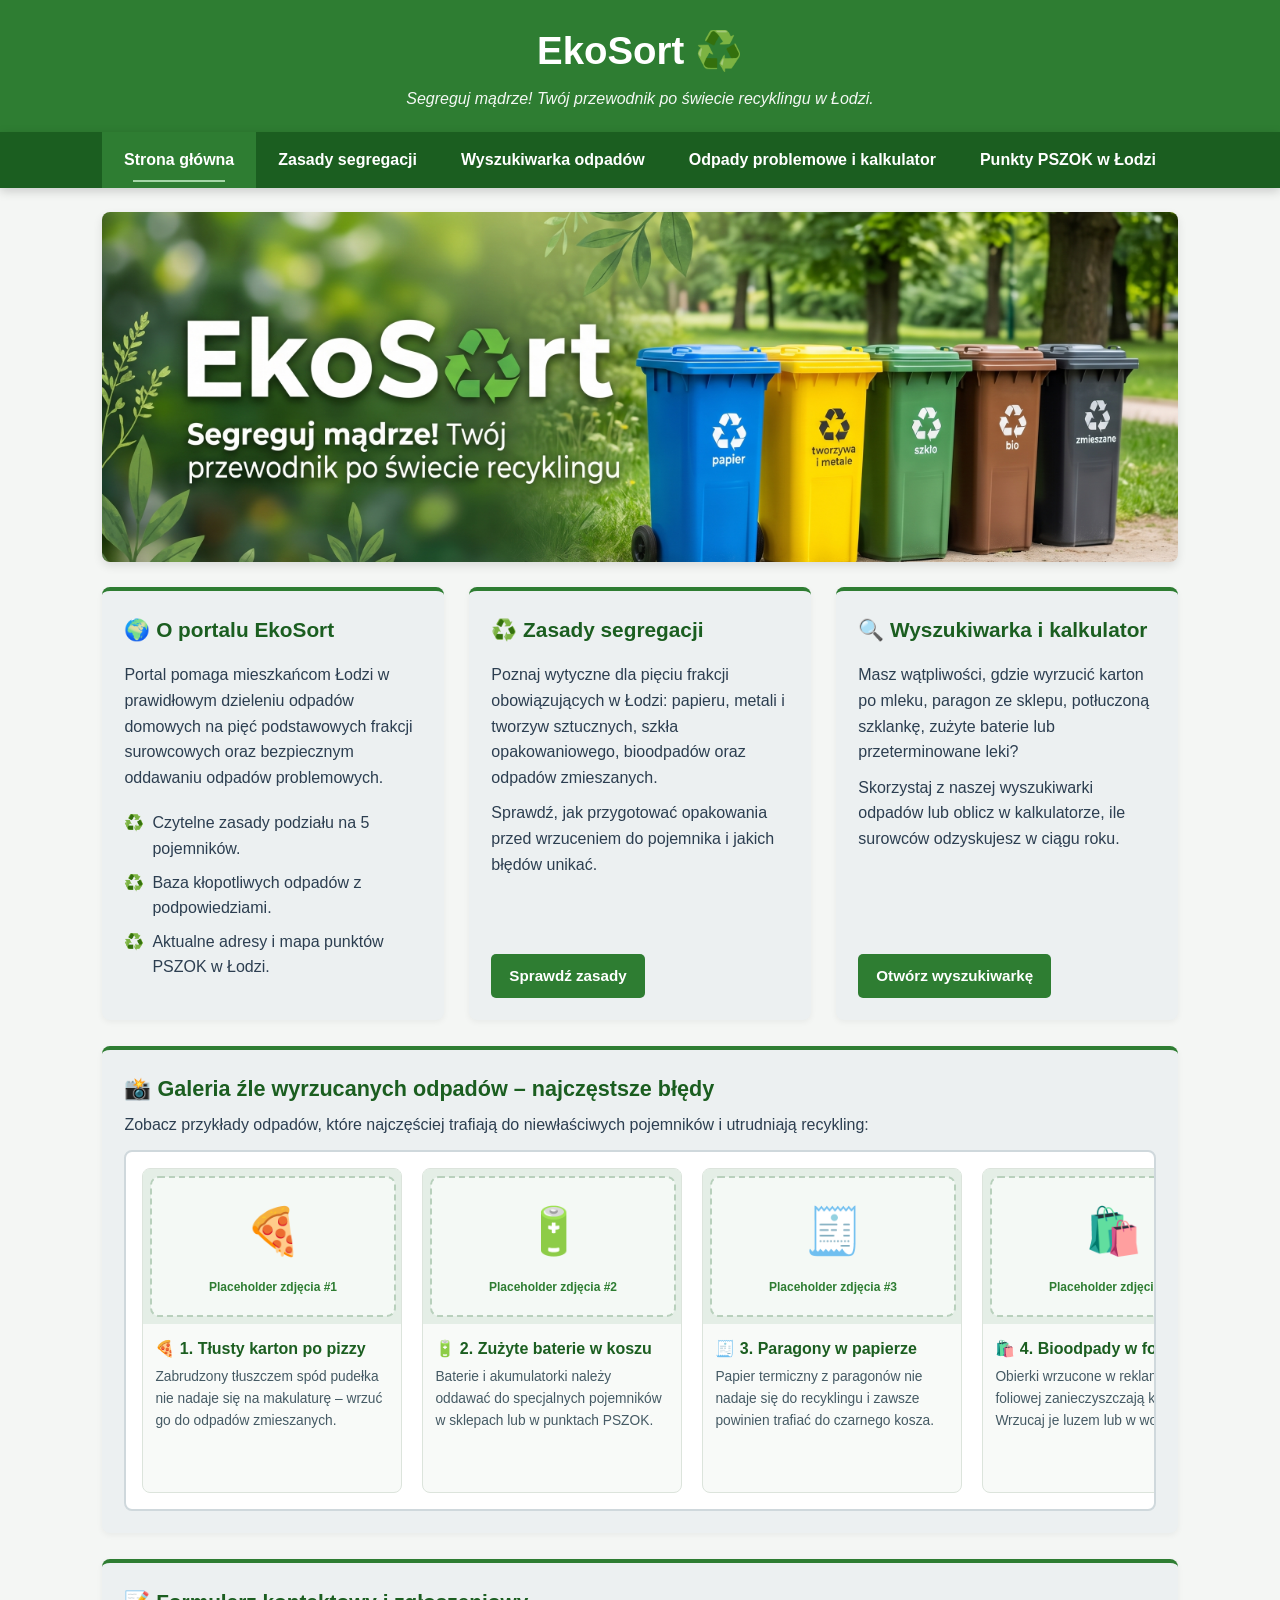
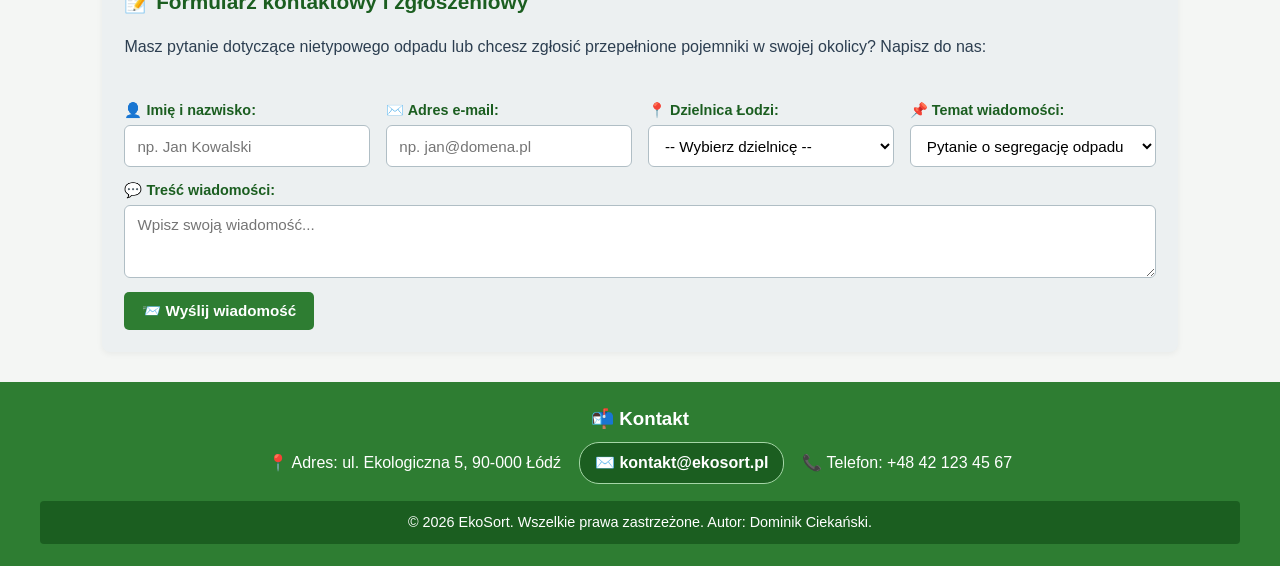
<file: index.html>
<!DOCTYPE html>
<html lang="pl">
<head>
    <meta charset="UTF-8">
    <meta name="viewport" content="width=device-width, initial-scale=1.0">
    <title>EkoSort Łódź – Przewodnik po segregacji odpadów</title>
    <meta name="author" content="Dominik Ciekański">
    <meta name="description" content="EkoSort to portal edukacyjny ułatwiający codzienną segregację odpadów w Łodzi. Sprawdź zasady segregacji, wyszukiwarkę odpadów i punkty PSZOK.">
    <meta name="keywords" content="segregacja śmieci, recykling, odpady, Łódź, kosze na śmieci, pszok">
    <link rel="stylesheet" href="https://cdn.jsdelivr.net/npm/bootstrap-icons@1.11.3/font/bootstrap-icons.min.css">
    <link rel="stylesheet" href="style.css">
</head>
<body>
    <header>
        <div class="content">
            <a href="index.html" class="logo">EkoSort ♻️</a>
            <p class="slogan">Segreguj mądrze! Twój przewodnik po świecie recyklingu w Łodzi.</p>
        </div>
    </header>

    <div class="sticky-nav-wrapper">
        <button id="menu-toggle" aria-label="Otwórz menu">
            <i class="bi bi-list"></i> Menu
        </button>

        <nav>
            <ul class="menu">
                <li><a href="index.html" class="active-page">Strona główna</a></li>
                <li><a href="segregacja.html">Zasady segregacji</a></li>
                <li><a href="wyszukiwarka.html">Wyszukiwarka odpadów</a></li>
                <li><a href="gdzie-wyrzucic.html">Odpady problemowe i kalkulator</a></li>
                <li><a href="punkty.html">Punkty PSZOK w Łodzi</a></li>
            </ul>
        </nav>
    </div>

    <main>
        <div class="banner">
            <img src="baner-ekosort.jpg" alt="Baner EkoSort - Kolorowe kosze na śmieci">
        </div>

        <div class="content-blocks">
            <section class="kolumna">
                <h2>🌍 O portalu EkoSort</h2>
                <p>Portal pomaga mieszkańcom Łodzi w prawidłowym dzieleniu odpadów domowych na pięć podstawowych frakcji surowcowych oraz bezpiecznym oddawaniu odpadów problemowych.</p>
                <ul class="eko-lista">
                    <li>Czytelne zasady podziału na 5 pojemników.</li>
                    <li>Baza kłopotliwych odpadów z podpowiedziami.</li>
                    <li>Aktualne adresy i mapa punktów PSZOK w Łodzi.</li>
                </ul>
            </section>

            <section class="kolumna">
                <h2>♻️ Zasady segregacji</h2>
                <p>Poznaj wytyczne dla pięciu frakcji obowiązujących w Łodzi: papieru, metali i tworzyw sztucznych, szkła opakowaniowego, bioodpadów oraz odpadów zmieszanych.</p>
                <p>Sprawdź, jak przygotować opakowania przed wrzuceniem do pojemnika i jakich błędów unikać.</p>
                <a href="segregacja.html" class="btn-more">Sprawdź zasady</a>
            </section>

            <section class="kolumna">
                <h2>🔍 Wyszukiwarka i kalkulator</h2>
                <p>Masz wątpliwości, gdzie wyrzucić karton po mleku, paragon ze sklepu, potłuczoną szklankę, zużyte baterie lub przeterminowane leki?</p>
                <p>Skorzystaj z naszej wyszukiwarki odpadów lub oblicz w kalkulatorze, ile surowców odzyskujesz w ciągu roku.</p>
                <a href="wyszukiwarka.html" class="btn-more">Otwórz wyszukiwarkę</a>
            </section>
        </div>

        <!-- Galeria źle wyrzucanych odpadów (płynna ciągła animacja, placeholdery img z emotkami) -->
        <section class="sekcja-galerii">
            <h2>📸 Galeria źle wyrzucanych odpadów – najczęstsze błędy</h2>
            <p>Zobacz przykłady odpadów, które najczęściej trafiają do niewłaściwych pojemników i utrudniają recykling:</p>

            <div class="galeria">
                <div class="tor">
                    <article class="karta-galerii">
                        <img src="data:image/svg+xml;utf8,%3Csvg%20xmlns%3D%22http%3A//www.w3.org/2000/svg%22%20width%3D%22260%22%20height%3D%22155%22%20viewBox%3D%220%200%20260%20155%22%3E%0A%20%20%20%20%20%20%3Crect%20width%3D%22260%22%20height%3D%22155%22%20fill%3D%22%23e4eee6%22/%3E%0A%20%20%20%20%20%20%3Crect%20x%3D%228%22%20y%3D%228%22%20width%3D%22244%22%20height%3D%22139%22%20rx%3D%228%22%20fill%3D%22%23f4f9f5%22%20stroke%3D%22%23b8d0bc%22%20stroke-width%3D%222%22%20stroke-dasharray%3D%226%2C4%22/%3E%0A%20%20%20%20%20%20%3Ctext%20x%3D%22130%22%20y%3D%2278%22%20font-family%3D%22Arial%2C%20sans-serif%22%20font-size%3D%2246%22%20text-anchor%3D%22middle%22%3E%F0%9F%8D%95%3C/text%3E%0A%20%20%20%20%20%20%3Ctext%20x%3D%22130%22%20y%3D%22122%22%20font-family%3D%22Arial%2C%20sans-serif%22%20font-size%3D%2212%22%20font-weight%3D%22bold%22%20fill%3D%22%232e7d32%22%20text-anchor%3D%22middle%22%3EPlaceholder%20zdj%C4%99cia%20%231%3C/text%3E%0A%20%20%20%20%3C/svg%3E" alt="Tłusty karton po pizzy" loading="lazy">
                        <div class="karta-galerii-opis">
                            <h3>🍕 1. Tłusty karton po pizzy</h3>
                            <p>Zabrudzony tłuszczem spód pudełka nie nadaje się na makulaturę – wrzuć go do odpadów zmieszanych.</p>
                        </div>
                    </article>

                    <article class="karta-galerii">
                        <img src="data:image/svg+xml;utf8,%3Csvg%20xmlns%3D%22http%3A//www.w3.org/2000/svg%22%20width%3D%22260%22%20height%3D%22155%22%20viewBox%3D%220%200%20260%20155%22%3E%0A%20%20%20%20%20%20%3Crect%20width%3D%22260%22%20height%3D%22155%22%20fill%3D%22%23e4eee6%22/%3E%0A%20%20%20%20%20%20%3Crect%20x%3D%228%22%20y%3D%228%22%20width%3D%22244%22%20height%3D%22139%22%20rx%3D%228%22%20fill%3D%22%23f4f9f5%22%20stroke%3D%22%23b8d0bc%22%20stroke-width%3D%222%22%20stroke-dasharray%3D%226%2C4%22/%3E%0A%20%20%20%20%20%20%3Ctext%20x%3D%22130%22%20y%3D%2278%22%20font-family%3D%22Arial%2C%20sans-serif%22%20font-size%3D%2246%22%20text-anchor%3D%22middle%22%3E%F0%9F%94%8B%3C/text%3E%0A%20%20%20%20%20%20%3Ctext%20x%3D%22130%22%20y%3D%22122%22%20font-family%3D%22Arial%2C%20sans-serif%22%20font-size%3D%2212%22%20font-weight%3D%22bold%22%20fill%3D%22%232e7d32%22%20text-anchor%3D%22middle%22%3EPlaceholder%20zdj%C4%99cia%20%232%3C/text%3E%0A%20%20%20%20%3C/svg%3E" alt="Zużyte baterie w koszu" loading="lazy">
                        <div class="karta-galerii-opis">
                            <h3>🔋 2. Zużyte baterie w koszu</h3>
                            <p>Baterie i akumulatorki należy oddawać do specjalnych pojemników w sklepach lub w punktach PSZOK.</p>
                        </div>
                    </article>

                    <article class="karta-galerii">
                        <img src="data:image/svg+xml;utf8,%3Csvg%20xmlns%3D%22http%3A//www.w3.org/2000/svg%22%20width%3D%22260%22%20height%3D%22155%22%20viewBox%3D%220%200%20260%20155%22%3E%0A%20%20%20%20%20%20%3Crect%20width%3D%22260%22%20height%3D%22155%22%20fill%3D%22%23e4eee6%22/%3E%0A%20%20%20%20%20%20%3Crect%20x%3D%228%22%20y%3D%228%22%20width%3D%22244%22%20height%3D%22139%22%20rx%3D%228%22%20fill%3D%22%23f4f9f5%22%20stroke%3D%22%23b8d0bc%22%20stroke-width%3D%222%22%20stroke-dasharray%3D%226%2C4%22/%3E%0A%20%20%20%20%20%20%3Ctext%20x%3D%22130%22%20y%3D%2278%22%20font-family%3D%22Arial%2C%20sans-serif%22%20font-size%3D%2246%22%20text-anchor%3D%22middle%22%3E%F0%9F%A7%BE%3C/text%3E%0A%20%20%20%20%20%20%3Ctext%20x%3D%22130%22%20y%3D%22122%22%20font-family%3D%22Arial%2C%20sans-serif%22%20font-size%3D%2212%22%20font-weight%3D%22bold%22%20fill%3D%22%232e7d32%22%20text-anchor%3D%22middle%22%3EPlaceholder%20zdj%C4%99cia%20%233%3C/text%3E%0A%20%20%20%20%3C/svg%3E" alt="Paragony w papierze" loading="lazy">
                        <div class="karta-galerii-opis">
                            <h3>🧾 3. Paragony w papierze</h3>
                            <p>Papier termiczny z paragonów nie nadaje się do recyklingu i zawsze powinien trafiać do czarnego kosza.</p>
                        </div>
                    </article>

                    <article class="karta-galerii">
                        <img src="data:image/svg+xml;utf8,%3Csvg%20xmlns%3D%22http%3A//www.w3.org/2000/svg%22%20width%3D%22260%22%20height%3D%22155%22%20viewBox%3D%220%200%20260%20155%22%3E%0A%20%20%20%20%20%20%3Crect%20width%3D%22260%22%20height%3D%22155%22%20fill%3D%22%23e4eee6%22/%3E%0A%20%20%20%20%20%20%3Crect%20x%3D%228%22%20y%3D%228%22%20width%3D%22244%22%20height%3D%22139%22%20rx%3D%228%22%20fill%3D%22%23f4f9f5%22%20stroke%3D%22%23b8d0bc%22%20stroke-width%3D%222%22%20stroke-dasharray%3D%226%2C4%22/%3E%0A%20%20%20%20%20%20%3Ctext%20x%3D%22130%22%20y%3D%2278%22%20font-family%3D%22Arial%2C%20sans-serif%22%20font-size%3D%2246%22%20text-anchor%3D%22middle%22%3E%F0%9F%9B%8D%EF%B8%8F%3C/text%3E%0A%20%20%20%20%20%20%3Ctext%20x%3D%22130%22%20y%3D%22122%22%20font-family%3D%22Arial%2C%20sans-serif%22%20font-size%3D%2212%22%20font-weight%3D%22bold%22%20fill%3D%22%232e7d32%22%20text-anchor%3D%22middle%22%3EPlaceholder%20zdj%C4%99cia%20%234%3C/text%3E%0A%20%20%20%20%3C/svg%3E" alt="Bioodpady w worku foliowym" loading="lazy">
                        <div class="karta-galerii-opis">
                            <h3>🛍️ 4. Bioodpady w folii</h3>
                            <p>Obierki wrzucone w reklamówce foliowej zanieczyszczają kompost. Wrzucaj je luzem lub w workach bio.</p>
                        </div>
                    </article>

                    <article class="karta-galerii">
                        <img src="data:image/svg+xml;utf8,%3Csvg%20xmlns%3D%22http%3A//www.w3.org/2000/svg%22%20width%3D%22260%22%20height%3D%22155%22%20viewBox%3D%220%200%20260%20155%22%3E%0A%20%20%20%20%20%20%3Crect%20width%3D%22260%22%20height%3D%22155%22%20fill%3D%22%23e4eee6%22/%3E%0A%20%20%20%20%20%20%3Crect%20x%3D%228%22%20y%3D%228%22%20width%3D%22244%22%20height%3D%22139%22%20rx%3D%228%22%20fill%3D%22%23f4f9f5%22%20stroke%3D%22%23b8d0bc%22%20stroke-width%3D%222%22%20stroke-dasharray%3D%226%2C4%22/%3E%0A%20%20%20%20%20%20%3Ctext%20x%3D%22130%22%20y%3D%2278%22%20font-family%3D%22Arial%2C%20sans-serif%22%20font-size%3D%2246%22%20text-anchor%3D%22middle%22%3E%F0%9F%A7%83%3C/text%3E%0A%20%20%20%20%20%20%3Ctext%20x%3D%22130%22%20y%3D%22122%22%20font-family%3D%22Arial%2C%20sans-serif%22%20font-size%3D%2212%22%20font-weight%3D%22bold%22%20fill%3D%22%232e7d32%22%20text-anchor%3D%22middle%22%3EPlaceholder%20zdj%C4%99cia%20%235%3C/text%3E%0A%20%20%20%20%3C/svg%3E" alt="Karton po mleku w papierze" loading="lazy">
                        <div class="karta-galerii-opis">
                            <h3>🧃 5. Karton po mleku w papierze</h3>
                            <p>Opakowania typu Tetra Pak składają się z kilku warstw i powinny trafiać do żółtego pojemnika.</p>
                        </div>
                    </article>

                    <article class="karta-galerii">
                        <img src="data:image/svg+xml;utf8,%3Csvg%20xmlns%3D%22http%3A//www.w3.org/2000/svg%22%20width%3D%22260%22%20height%3D%22155%22%20viewBox%3D%220%200%20260%20155%22%3E%0A%20%20%20%20%20%20%3Crect%20width%3D%22260%22%20height%3D%22155%22%20fill%3D%22%23e4eee6%22/%3E%0A%20%20%20%20%20%20%3Crect%20x%3D%228%22%20y%3D%228%22%20width%3D%22244%22%20height%3D%22139%22%20rx%3D%228%22%20fill%3D%22%23f4f9f5%22%20stroke%3D%22%23b8d0bc%22%20stroke-width%3D%222%22%20stroke-dasharray%3D%226%2C4%22/%3E%0A%20%20%20%20%20%20%3Ctext%20x%3D%22130%22%20y%3D%2278%22%20font-family%3D%22Arial%2C%20sans-serif%22%20font-size%3D%2246%22%20text-anchor%3D%22middle%22%3E%F0%9F%8D%BD%EF%B8%8F%3C/text%3E%0A%20%20%20%20%20%20%3Ctext%20x%3D%22130%22%20y%3D%22122%22%20font-family%3D%22Arial%2C%20sans-serif%22%20font-size%3D%2212%22%20font-weight%3D%22bold%22%20fill%3D%22%232e7d32%22%20text-anchor%3D%22middle%22%3EPlaceholder%20zdj%C4%99cia%20%236%3C/text%3E%0A%20%20%20%20%3C/svg%3E" alt="Ceramika i świetlówki w szkle" loading="lazy">
                        <div class="karta-galerii-opis">
                            <h3>🍽️ 6. Ceramika i żarówki w szkle</h3>
                            <p>Talerze, szklanki żaroodporne oraz świetlówki nie są szkłem opakowaniowym i psują wytop w hucie.</p>
                        </div>
                    </article>
                </div>
            </div>
        </section>

        <!-- Formularz kontaktowy / zgłoszeniowy -->
        <section class="kolumna" id="formularz-kontaktowy">
            <h2>📝 Formularz kontaktowy i zgłoszeniowy</h2>
            <p>Masz pytanie dotyczące nietypowego odpadu lub chcesz zgłosić przepełnione pojemniki w swojej okolicy? Napisz do nas:</p>

            <form id="formularzEko">
                <div class="form-grid">
                    <div class="form-pole">
                        <label for="imie">👤 Imię i nazwisko:</label>
                        <input type="text" id="imie" placeholder="np. Jan Kowalski" required>
                    </div>
                    <div class="form-pole">
                        <label for="email">✉️ Adres e-mail:</label>
                        <input type="email" id="email" placeholder="np. jan@domena.pl" required>
                    </div>
                    <div class="form-pole">
                        <label for="dzielnica">📍 Dzielnica Łodzi:</label>
                        <select id="dzielnica" required>
                            <option value="">-- Wybierz dzielnicę --</option>
                            <option value="Bałuty">Bałuty</option>
                            <option value="Górna">Górna</option>
                            <option value="Polesie">Polesie</option>
                            <option value="Śródmieście">Śródmieście</option>
                            <option value="Widzew">Widzew</option>
                        </select>
                    </div>
                    <div class="form-pole">
                        <label for="temat">📌 Temat wiadomości:</label>
                        <select id="temat" required>
                            <option value="Pytanie o segregację odpadu">Pytanie o segregację odpadu</option>
                            <option value="Zgłoszenie przepełnionego pojemnika">Zgłoszenie przepełnionego pojemnika</option>
                            <option value="Odbiór odpadów wielkogabarytowych">Odbiór odpadów wielkogabarytowych</option>
                        </select>
                    </div>
                </div>

                <div class="form-pole" style="margin-top: 14px;">
                    <label for="wiadomosc" style="min-height: auto;">💬 Treść wiadomości:</label>
                    <textarea id="wiadomosc" rows="3" placeholder="Wpisz swoją wiadomość..." required></textarea>
                </div>

                <button type="submit" class="btn-more" style="margin-top: 14px;">📨 Wyślij wiadomość</button>
                <div id="potwierdzenieFormularza" class="wynik-box" style="display: none;"></div>
            </form>
        </section>
    </main>

    <footer>
        <div class="content footer-content">
            <h3>📬 Kontakt</h3>
            <ul>
                <li>📍 Adres: ul. Ekologiczna 5, 90-000 Łódź</li>
                <li>
                    <a href="mailto:kontakt@ekosort.pl?subject=Pytanie%20dotyczace%20segregacji%20odpadow" class="footer-mail-link">
                        ✉️ kontakt@ekosort.pl
                    </a>
                </li>
                <li>📞 Telefon: +48 42 123 45 67</li>
            </ul>
        </div>
        <div class="copyright">
            <p>&#169; 2026 EkoSort. Wszelkie prawa zastrzeżone. Autor: Dominik Ciekański.</p>
        </div>
    </footer>

    <script>
        const hamburger = document.querySelector('#menu-toggle');
        const menu = document.querySelector('.menu');

        hamburger.addEventListener('click', () => {
            menu.classList.toggle('active');
        });

        const formularz = document.querySelector('#formularzEko');
        const potwierdzenie = document.querySelector('#potwierdzenieFormularza');

        formularz.addEventListener('submit', (e) => {
            e.preventDefault();
            const imie = document.querySelector('#imie').value;
            const dzielnica = document.querySelector('#dzielnica').value;
            const temat = document.querySelector('#temat').value;

            potwierdzenie.style.display = 'block';
            potwierdzenie.innerHTML = `✅ Dziękujemy za kontakt, <strong>${imie}</strong>! Twoja wiadomość w kategorii „${temat}” (dzielnica: ${dzielnica}) została wysłana.`;
            formularz.reset();
        });
    </script>
</body>
</html>
</file>
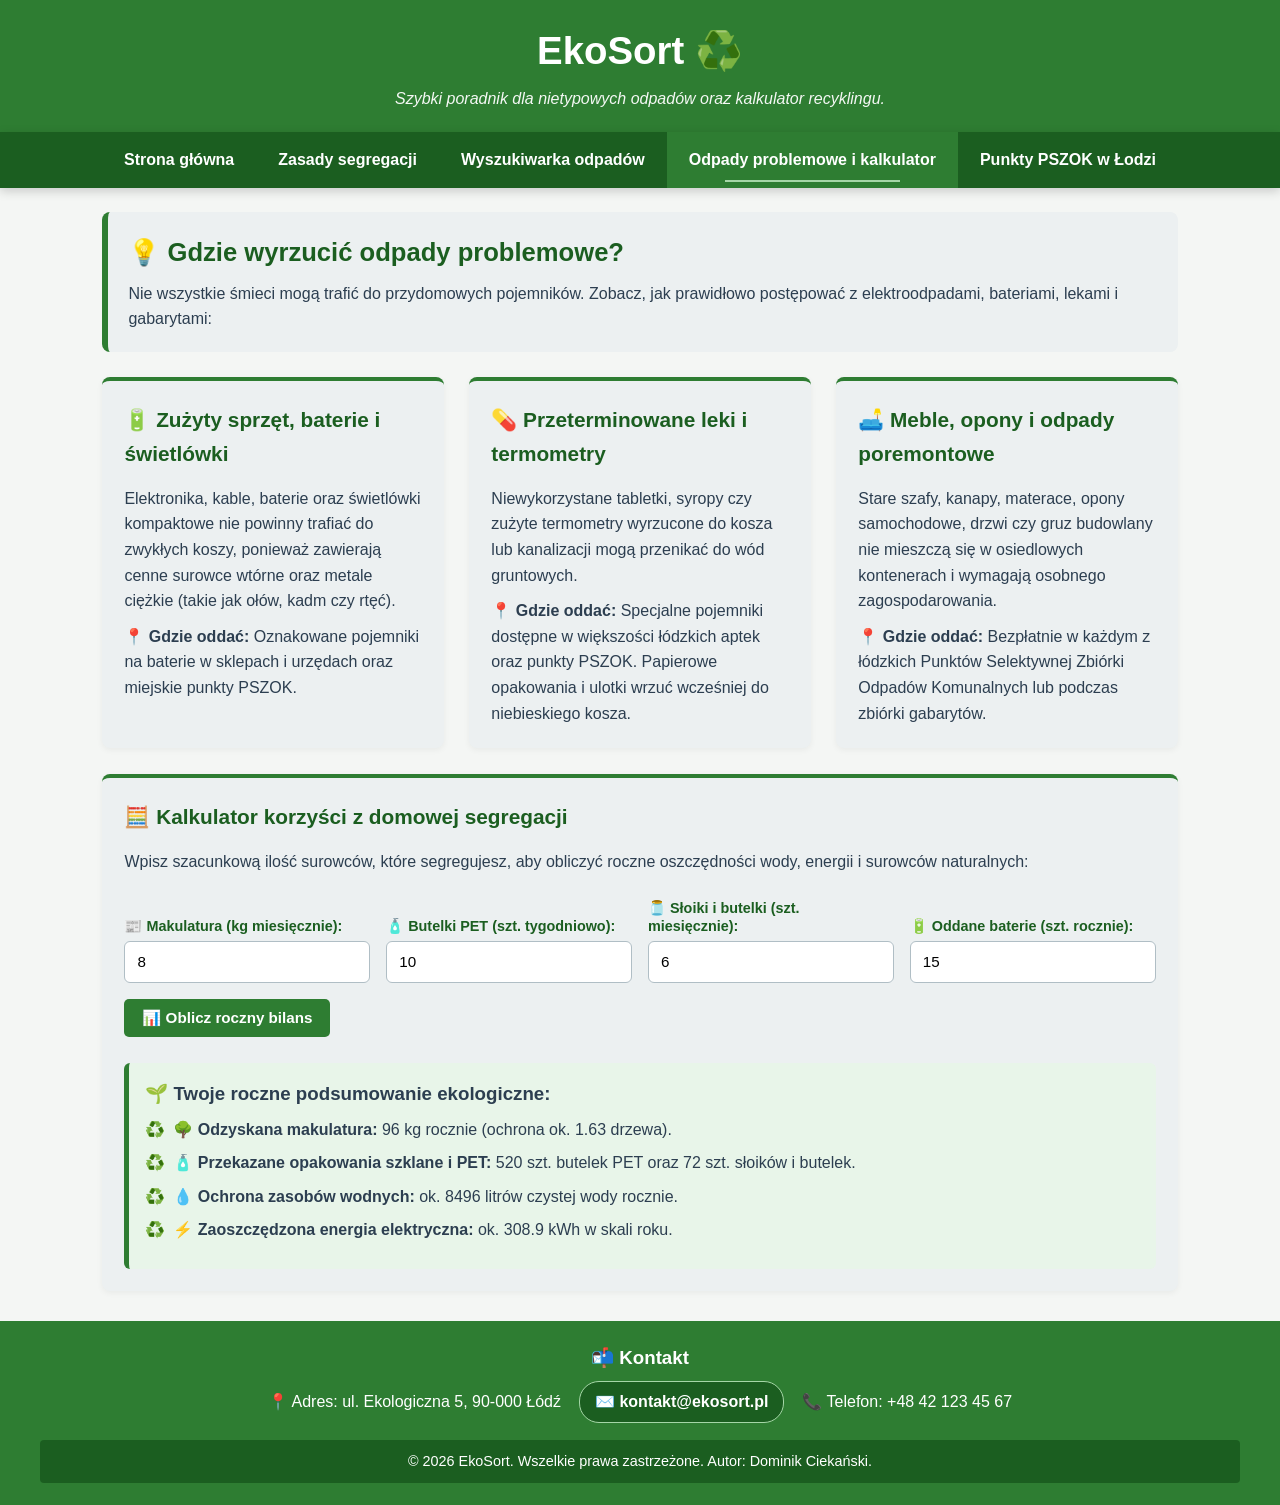
<file: gdzie-wyrzucic.html>
<!DOCTYPE html>
<html lang="pl">
<head>
    <meta charset="UTF-8">
    <meta name="viewport" content="width=device-width, initial-scale=1.0">
    <title>Odpady problemowe i kalkulator - EkoSort</title>
    <meta name="author" content="Dominik Ciekański">
    <meta name="description" content="Poradnik postępowania z odpadami problemowymi: elektrośmieciami, bateriami, lekami i gabarytami oraz kalkulator efektów segregacji.">
    <meta name="keywords" content="gdzie wyrzucić, baterie, elektrośmieci, leki, gabaryty, kalkulator recyklingu">
    <link rel="stylesheet" href="https://cdn.jsdelivr.net/npm/bootstrap-icons@1.11.3/font/bootstrap-icons.min.css">
    <link rel="stylesheet" href="style.css">
</head>
<body>
    <header>
        <div class="content">
            <a href="index.html" class="logo">EkoSort ♻️</a>
            <p class="slogan">Szybki poradnik dla nietypowych odpadów oraz kalkulator recyklingu.</p>
        </div>
    </header>

    <div class="sticky-nav-wrapper">
        <button id="menu-toggle" aria-label="Otwórz menu">
            <i class="bi bi-list"></i> Menu
        </button>

        <nav>
            <ul class="menu">
                <li><a href="index.html">Strona główna</a></li>
                <li><a href="segregacja.html">Zasady segregacji</a></li>
                <li><a href="wyszukiwarka.html">Wyszukiwarka odpadów</a></li>
                <li><a href="gdzie-wyrzucic.html" class="active-page">Odpady problemowe i kalkulator</a></li>
                <li><a href="punkty.html">Punkty PSZOK w Łodzi</a></li>
            </ul>
        </nav>
    </div>

    <main>
        <div class="subpage-intro">
            <h1>💡 Gdzie wyrzucić odpady problemowe?</h1>
            <p>Nie wszystkie śmieci mogą trafić do przydomowych pojemników. Zobacz, jak prawidłowo postępować z elektroodpadami, bateriami, lekami i gabarytami:</p>
        </div>

        <div class="content-blocks">
            <section class="kolumna">
                <h2>🔋 Zużyty sprzęt, baterie i świetlówki</h2>
                <p>Elektronika, kable, baterie oraz świetlówki kompaktowe nie powinny trafiać do zwykłych koszy, ponieważ zawierają cenne surowce wtórne oraz metale ciężkie (takie jak ołów, kadm czy rtęć).</p>
                <p><strong>📍 Gdzie oddać:</strong> Oznakowane pojemniki na baterie w sklepach i urzędach oraz miejskie punkty PSZOK.</p>
            </section>

            <section class="kolumna">
                <h2>💊 Przeterminowane leki i termometry</h2>
                <p>Niewykorzystane tabletki, syropy czy zużyte termometry wyrzucone do kosza lub kanalizacji mogą przenikać do wód gruntowych.</p>
                <p><strong>📍 Gdzie oddać:</strong> Specjalne pojemniki dostępne w większości łódzkich aptek oraz punkty PSZOK. Papierowe opakowania i ulotki wrzuć wcześniej do niebieskiego kosza.</p>
            </section>

            <section class="kolumna">
                <h2>🛋️ Meble, opony i odpady poremontowe</h2>
                <p>Stare szafy, kanapy, materace, opony samochodowe, drzwi czy gruz budowlany nie mieszczą się w osiedlowych kontenerach i wymagają osobnego zagospodarowania.</p>
                <p><strong>📍 Gdzie oddać:</strong> Bezpłatnie w każdym z łódzkich Punktów Selektywnej Zbiórki Odpadów Komunalnych lub podczas zbiórki gabarytów.</p>
            </section>
        </div>

        <!-- Jedyny na stronie, równo wyrównany kalkulator efektów segregacji -->
        <section class="kolumna" id="kalkulator">
            <h2>🧮 Kalkulator korzyści z domowej segregacji</h2>
            <p>Wpisz szacunkową ilość surowców, które segregujesz, aby obliczyć roczne oszczędności wody, energii i surowców naturalnych:</p>

            <form id="formKalkulator">
                <div class="form-grid">
                    <div class="form-pole">
                        <label for="ilePapieru">📰 Makulatura (kg miesięcznie):</label>
                        <input type="number" id="ilePapieru" min="0" value="8" required>
                    </div>
                    <div class="form-pole">
                        <label for="ilePlastiku">🧴 Butelki PET (szt. tygodniowo):</label>
                        <input type="number" id="ilePlastiku" min="0" value="10" required>
                    </div>
                    <div class="form-pole">
                        <label for="ileSzkla">🫙 Słoiki i butelki (szt. miesięcznie):</label>
                        <input type="number" id="ileSzkla" min="0" value="6" required>
                    </div>
                    <div class="form-pole">
                        <label for="ileBaterii">🔋 Oddane baterie (szt. rocznie):</label>
                        <input type="number" id="ileBaterii" min="0" value="15" required>
                    </div>
                </div>

                <button type="submit" class="btn-more" style="margin-top: 16px;">📊 Oblicz roczny bilans</button>
            </form>

            <div id="wynikKalkulatora" class="wynik-box"></div>
        </section>
    </main>

    <footer>
        <div class="content footer-content">
            <h3>📬 Kontakt</h3>
            <ul>
                <li>📍 Adres: ul. Ekologiczna 5, 90-000 Łódź</li>
                <li>
                    <a href="mailto:kontakt@ekosort.pl?subject=Pytanie%20dotyczace%20segregacji%20odpadow" class="footer-mail-link">
                        ✉️ kontakt@ekosort.pl
                    </a>
                </li>
                <li>📞 Telefon: +48 42 123 45 67</li>
            </ul>
        </div>
        <div class="copyright">
            <p>&#169; 2026 EkoSort. Wszelkie prawa zastrzeżone. Autor: Dominik Ciekański.</p>
        </div>
    </footer>

    <script>
        const hamburger = document.querySelector('#menu-toggle');
        const menu = document.querySelector('.menu');
        hamburger.addEventListener('click', () => menu.classList.toggle('active'));

        const formKalkulator = document.querySelector('#formKalkulator');
        const wynikKalkulatora = document.querySelector('#wynikKalkulatora');

        function obliczBilans() {
            const papierMies = Number(document.querySelector('#ilePapieru').value) || 0;
            const plastikTydz = Number(document.querySelector('#ilePlastiku').value) || 0;
            const szkloMies = Number(document.querySelector('#ileSzkla').value) || 0;
            const baterieRok = Number(document.querySelector('#ileBaterii').value) || 0;

            const papierRok = papierMies * 12;
            const plastikRok = plastikTydz * 52;
            const szkloRok = szkloMies * 12;

            const uratowaneDrzewa = (papierRok / 59).toFixed(2);
            const oszczednoscWody = (papierRok * 26 + baterieRok * 400).toLocaleString('pl-PL');
            const oszczednoscEnergii = (plastikRok * 0.12 + szkloRok * 0.09 + papierRok * 2.5).toFixed(1);

            wynikKalkulatora.innerHTML = `
                <h3>🌱 Twoje roczne podsumowanie ekologiczne:</h3>
                <ul class="eko-lista" style="margin-top: 8px;">
                    <li>🌳 <strong>Odzyskana makulatura:</strong> ${papierRok} kg rocznie (ochrona ok. ${uratowaneDrzewa} drzewa).</li>
                    <li>🧴 <strong>Przekazane opakowania szklane i PET:</strong> ${plastikRok} szt. butelek PET oraz ${szkloRok} szt. słoików i butelek.</li>
                    <li>💧 <strong>Ochrona zasobów wodnych:</strong> ok. ${oszczednoscWody} litrów czystej wody rocznie.</li>
                    <li>⚡ <strong>Zaoszczędzona energia elektryczna:</strong> ok. ${oszczednoscEnergii} kWh w skali roku.</li>
                </ul>
            `;
        }

        formKalkulator.addEventListener('submit', (e) => {
            e.preventDefault();
            obliczBilans();
        });

        obliczBilans();
    </script>
</body>
</html>
</file>
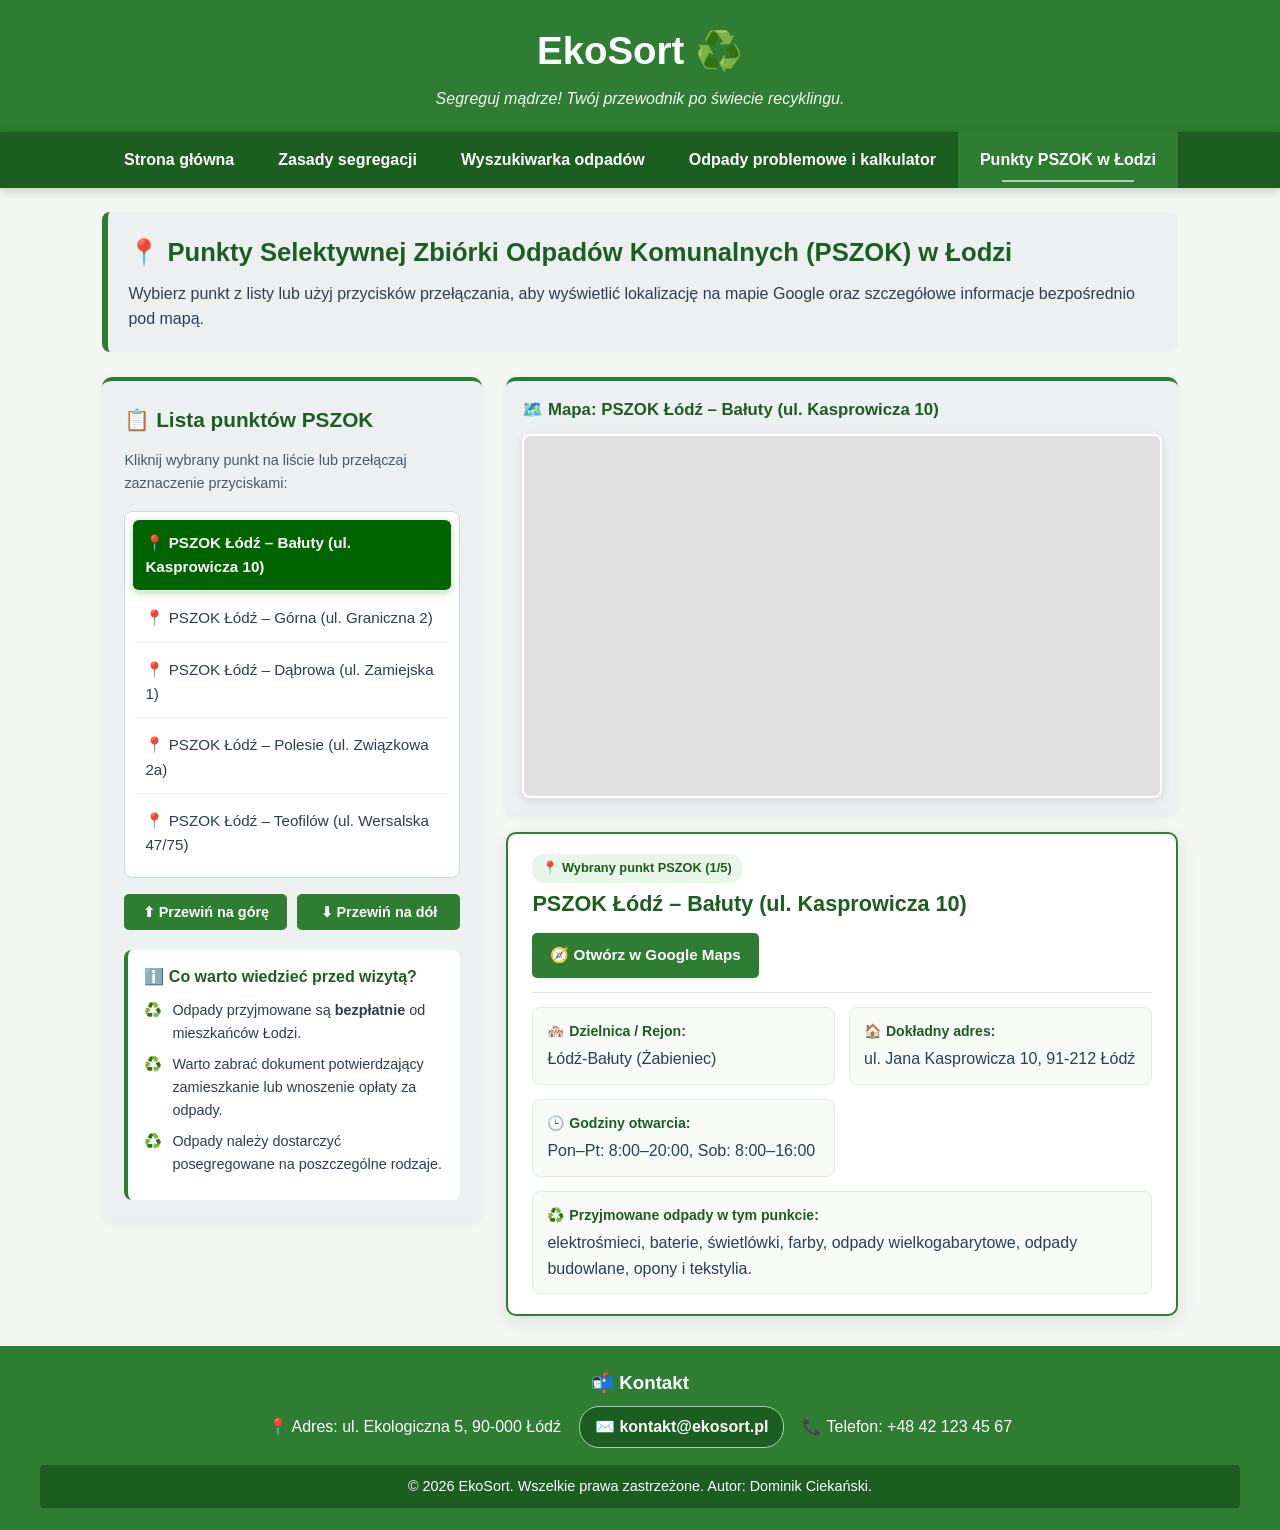
<file: punkty.html>
<!DOCTYPE html>
<html lang="pl">
<head>
    <meta charset="UTF-8">
    <meta name="viewport" content="width=device-width, initial-scale=1.0">
    <title>Punkty PSZOK w Łodzi - EkoSort</title>
    <meta name="author" content="Dominik Ciekański">
    <meta name="description" content="Sprawdź adresy, mapę i godziny otwarcia Punktów Selektywnej Zbiórki Odpadów Komunalnych (PSZOK) w Łodzi.">
    <meta name="keywords" content="PSZOK, punkty zbiórki, Łódź, gabaryty, elektrośmieci, mapa">
    <link rel="stylesheet" href="https://cdn.jsdelivr.net/npm/bootstrap-icons@1.11.3/font/bootstrap-icons.min.css">
    <link rel="stylesheet" href="style.css">
</head>
<body class="punkty-page">
    <header>
        <div class="content">
            <a href="index.html" class="logo">EkoSort ♻️</a>
            <p class="slogan">Segreguj mądrze! Twój przewodnik po świecie recyklingu.</p>
        </div>
    </header>

    <div class="sticky-nav-wrapper">
        <button id="menu-toggle" aria-label="Otwórz menu" aria-expanded="false">
            <i class="bi bi-list"></i> Menu
        </button>

        <nav>
            <ul class="menu">
                <li><a href="index.html">Strona główna</a></li>
                <li><a href="segregacja.html">Zasady segregacji</a></li>
                <li><a href="wyszukiwarka.html">Wyszukiwarka odpadów</a></li>
                <li><a href="gdzie-wyrzucic.html">Odpady problemowe i kalkulator</a></li>
                <li><a href="punkty.html" class="active-page">Punkty PSZOK w Łodzi</a></li>
            </ul>
        </nav>
    </div>

    <main>
        <div class="subpage-intro">
            <h1>📍 Punkty Selektywnej Zbiórki Odpadów Komunalnych (PSZOK) w Łodzi</h1>
            <p>Wybierz punkt z listy lub użyj przycisków przełączania, aby wyświetlić lokalizację na mapie Google oraz szczegółowe informacje bezpośrednio pod mapą.</p>
        </div>

        <!-- Układ: Lista ze sterowaniem po lewej + Mapa i podjeżdżająca karta szczegółów po prawej -->
        <section class="pszok-modern-layout" id="sekcja-mapy">
            <!-- Lewy panel: Lista punktów PSZOK + przyciski przesuwające zielone zaznaczenie -->
            <aside class="pszok-sidebar">
                <h2>📋 Lista punktów PSZOK</h2>
                <p class="pszok-hint">Kliknij wybrany punkt na liście lub przełączaj zaznaczenie przyciskami:</p>

                <ul id="listaParkow"></ul>

                <div class="pszok-nav-buttons">
                    <button id="przewinGore" class="btn-more" type="button">
                        ⬆ Przewiń na górę
                    </button>
                    <button id="przewinDol" class="btn-more" type="button">
                        ⬇ Przewiń na dół
                    </button>
                </div>

                <div class="pszok-zasady-box">
                    <h3>ℹ️ Co warto wiedzieć przed wizytą?</h3>
                    <ul class="eko-lista">
                        <li>Odpady przyjmowane są <strong>bezpłatnie</strong> od mieszkańców Łodzi.</li>
                        <li>Warto zabrać dokument potwierdzający zamieszkanie lub wnoszenie opłaty za odpady.</li>
                        <li>Odpady należy dostarczyć posegregowane na poszczególne rodzaje.</li>
                    </ul>
                </div>
            </aside>

            <!-- Prawy panel: Mapa Google + Karta ze szczegółami wybranego punktu podjeżdżająca bezpośrednio pod mapę -->
            <div class="pszok-map-and-details">
                <div class="map-box">
                    <div class="map-header-bar">
                        <span id="naglowekMapy">🗺️ Wybrany punkt na mapie Łodzi</span>
                    </div>
                    <div class="map-container">
                        <iframe
                            id="google-map-frame"
                            src="https://www.google.com/maps?q=ul.+Jana+Kasprowicza+10,+91-212+Łódź&output=embed"
                            allowfullscreen
                            loading="lazy"
                            referrerpolicy="no-referrer-when-downgrade"
                            title="Mapa punktów PSZOK w Łodzi">
                        </iframe>
                    </div>
                </div>

                <!-- Karta szczegółów wybranego PSZOK-u podjeżdżająca bezpośrednio pod mapę -->
                <div id="kartaPodMapa" class="pszok-active-card"></div>
            </div>
        </section>
    </main>

    <footer>
        <div class="content footer-content">
            <h3>📬 Kontakt</h3>
            <ul>
                <li>📍 Adres: ul. Ekologiczna 5, 90-000 Łódź</li>
                <li>
                    <a href="mailto:kontakt@ekosort.pl?subject=Pytanie%20dotyczace%20PSZOK%20w%20Lodzi" class="footer-mail-link">
                        ✉️ kontakt@ekosort.pl
                    </a>
                </li>
                <li>📞 Telefon: +48 42 123 45 67</li>
            </ul>
        </div>
        <div class="copyright">
            <p>&#169; 2026 EkoSort. Wszelkie prawa zastrzeżone. Autor: Dominik Ciekański.</p>
        </div>
    </footer>

    <script>
        const hamburger = document.querySelector('#menu-toggle');
        const menu = document.querySelector('.menu');

        hamburger.addEventListener('click', () => {
            const otwarte = menu.classList.toggle('active');
            hamburger.setAttribute('aria-expanded', String(otwarte));
        });

        const listaParkow = document.querySelector("#listaParkow");
        const kartaPodMapa = document.querySelector("#kartaPodMapa");
        const naglowekMapy = document.querySelector("#naglowekMapy");
        const mapaFrame = document.querySelector("#google-map-frame");
        const btnGore = document.querySelector("#przewinGore");
        const btnDol = document.querySelector("#przewinDol");

        const daneZapasowePszok = [
  {
    "id": 1,
    "nazwa": "PSZOK Łódź – Bałuty (ul. Kasprowicza 10)",
    "dzielnica": "Łódź-Bałuty (Żabieniec)",
    "adres": "ul. Jana Kasprowicza 10, 91-212 Łódź",
    "godziny": "Pon–Pt: 8:00–20:00, Sob: 8:00–16:00",
    "przyjmuje": "elektrośmieci, baterie, świetlówki, farby, odpady wielkogabarytowe, odpady budowlane, opony i tekstylia.",
    "lat": 51.8016,
    "lon": 19.3995,
    "mapQuery": "ul.+Jana+Kasprowicza+10,+91-212+Łódź"
  },
  {
    "id": 2,
    "nazwa": "PSZOK Łódź – Górna (ul. Graniczna 2)",
    "dzielnica": "Łódź-Górna (Chojny)",
    "adres": "ul. Graniczna 2, 93-428 Łódź",
    "godziny": "Pon–Pt: 8:00–20:00, Sob: 8:00–16:00",
    "przyjmuje": "zużyty sprzęt RTV/AGD, baterie, chemikalia, meble, odpady budowlane, opony i odpady zielone.",
    "lat": 51.7161,
    "lon": 19.4398,
    "mapQuery": "ul.+Graniczna+2,+93-428+Łódź"
  },
  {
    "id": 3,
    "nazwa": "PSZOK Łódź – Dąbrowa (ul. Zamiejska 1)",
    "dzielnica": "Łódź-Górna (Dąbrowa)",
    "adres": "ul. Zamiejska 1, 93-379 Łódź",
    "godziny": "Pon–Pt: 8:00–20:00, Sob: 8:00–16:00",
    "przyjmuje": "sprzęt elektryczny i elektroniczny, meble, odpady wielkogabarytowe, gruz budowlany, opony i baterie.",
    "lat": 51.7258,
    "lon": 19.4939,
    "mapQuery": "ul.+Zamiejska+1,+93-379+Łódź"
  },
  {
    "id": 4,
    "nazwa": "PSZOK Łódź – Teofilów (ul. Wersalska 47/75)",
    "dzielnica": "Łódź-Bałuty (Teofilów Przemysłowy)",
    "adres": "ul. Wersalska 47/75, 91-203 Łódź",
    "godziny": "Pon–Pt: 7:00–19:30, Sob: 7:00–14:30",
    "przyjmuje": "odpady problemowe z gospodarstw domowych, elektrośmieci, odpady wielkogabarytowe, gruz i opony.",
    "lat": 51.7972,
    "lon": 19.3879,
    "mapQuery": "ul.+Wersalska+47/75,+91-203+Łódź"
  }
];

        let listaPunktow = [];
        let aktualnyIndeks = 0;

        function wybierzPunktPoIndeksie(indeks, czyPrzewinacDoKarty = false) {
            if (!listaPunktow.length) return;

            if (indeks < 0) indeks = listaPunktow.length - 1;
            if (indeks >= listaPunktow.length) indeks = 0;

            aktualnyIndeks = indeks;
            const park = listaPunktow[aktualnyIndeks];
            const dzielnicaTekst = park.dzielnica || park.siedziba || "Łódź";

            // 1. Przesunięcie zielonego zaznaczenia (.wybrany) na liście #listaParkow
            const elementyLi = document.querySelectorAll("#listaParkow li");
            elementyLi.forEach((el, idx) => {
                if (idx === aktualnyIndeks) {
                    el.classList.add("wybrany");
                    el.scrollIntoView({ block: "nearest", behavior: "smooth" });
                } else {
                    el.classList.remove("wybrany");
                }
            });

            // 2. Aktualizacja mapy Google
            const zapytanie = park.mapQuery || encodeURIComponent(park.adres);
            mapaFrame.src = `https://www.google.com/maps?q=${zapytanie}&output=embed`;
            naglowekMapy.textContent = `🗺️ Mapa: ${park.nazwa}`;

            // 3. Animowane podjechanie szczegółowych danych bezpośrednio pod mapę
            kartaPodMapa.classList.remove("animuj-podjazd");
            void kartaPodMapa.offsetWidth;
            kartaPodMapa.classList.add("animuj-podjazd");

            const linkNawigacja = `https://www.google.com/maps/search/?api=1&query=${encodeURIComponent(park.adres)}`;

            kartaPodMapa.innerHTML = `
                <div class="pszok-active-header">
                    <div>
                        <span class="pszok-badge">📍 Wybrany punkt PSZOK (${aktualnyIndeks + 1}/${listaPunktow.length})</span>
                        <h3>${park.nazwa}</h3>
                    </div>
                    <a href="${linkNawigacja}" target="_blank" rel="noopener noreferrer" class="btn-more">
                        🧭 Otwórz w Google Maps
                    </a>
                </div>
                <div class="pszok-active-grid">
                    <div class="pszok-info-item">
                        <strong>🏘️ Dzielnica / Rejon:</strong>
                        <span>${dzielnicaTekst}</span>
                    </div>
                    <div class="pszok-info-item">
                        <strong>🏠 Dokładny adres:</strong>
                        <span>${park.adres}</span>
                    </div>
                    <div class="pszok-info-item">
                        <strong>🕒 Godziny otwarcia:</strong>
                        <span>${park.godziny}</span>
                    </div>
                    <div class="pszok-info-item pszok-info-full">
                        <strong>♻️ Przyjmowane odpady w tym punkcie:</strong>
                        <span>${park.przyjmuje}</span>
                    </div>
                </div>
            `;

            if (czyPrzewinacDoKarty) {
                kartaPodMapa.scrollIntoView({ behavior: "smooth", block: "nearest" });
            }
        }

        btnDol.addEventListener("click", () => {
            wybierzPunktPoIndeksie(aktualnyIndeks + 1, true);
        });

        btnGore.addEventListener("click", () => {
            wybierzPunktPoIndeksie(aktualnyIndeks - 1, true);
        });

        function zbudujWidokPszok(parki) {
            listaPunktow = parki;
            listaParkow.innerHTML = "";

            parki.forEach((park, idx) => {
                const li = document.createElement("li");
                li.textContent = park.nazwa;
                li.style.cursor = "pointer";
                li.addEventListener("click", () => {
                    wybierzPunktPoIndeksie(idx, true);
                });
                listaParkow.appendChild(li);
            });

            wybierzPunktPoIndeksie(0, false);
        }

        fetch("assets/data/pszok.json")
            .then(response => {
                if (!response.ok) throw new Error("Błąd HTTP");
                return response.json();
            })
            .then(parki => {
                zbudujWidokPszok(parki);
            })
            .catch(() => {
                zbudujWidokPszok(daneZapasowePszok);
            });
    </script>
</body>
</html>
</file>
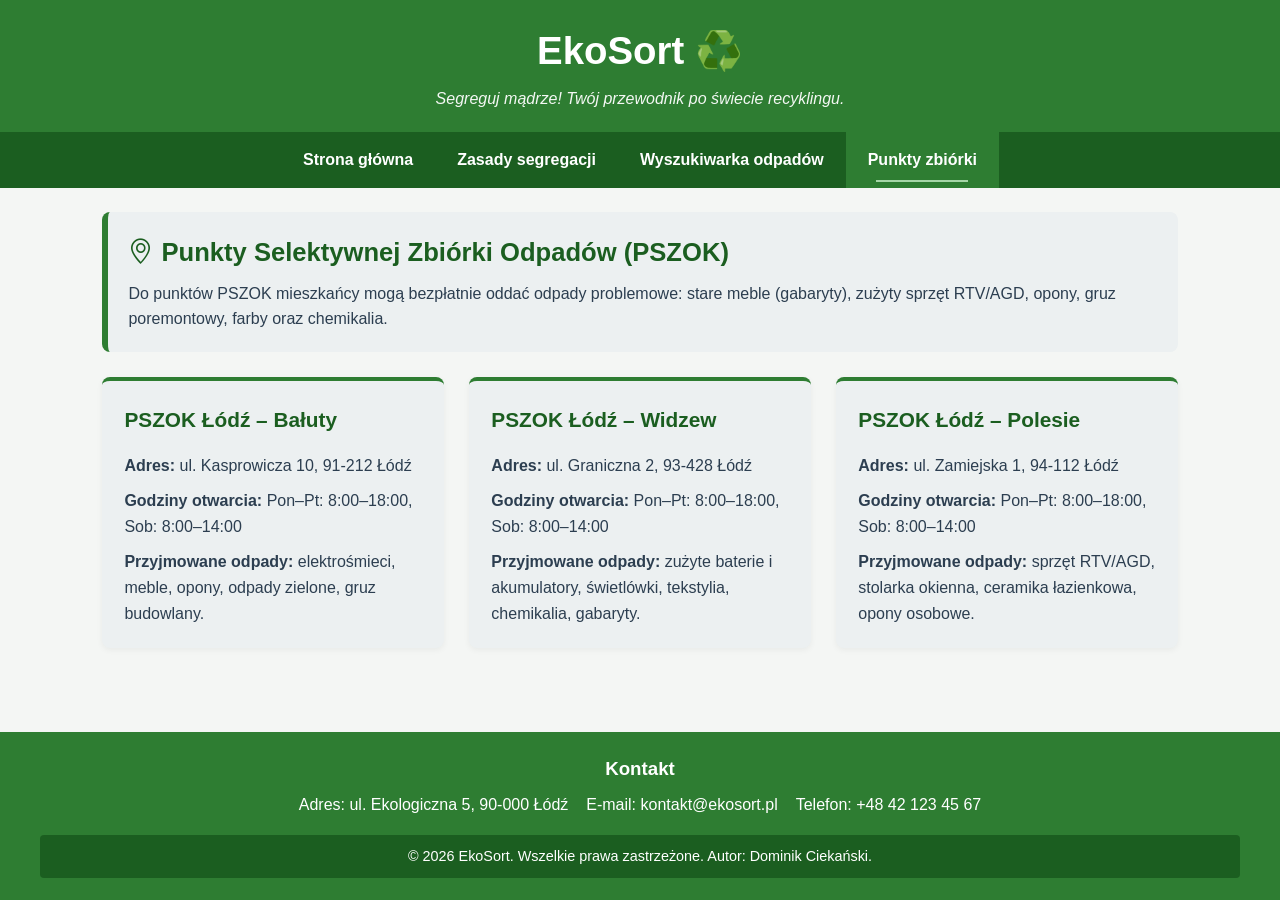
<file: punkty_old.html>
<!DOCTYPE html>
<html lang="pl">
<head>
    <meta charset="UTF-8">
    <meta name="viewport" content="width=device-width, initial-scale=1.0">
    <title>Punkty zbiórki (PSZOK) - EkoSort</title>
    <meta name="author" content="Dominik Ciekański">
    <meta name="description" content="Sprawdź adresy i godziny otwarcia Punktów Selektywnej Zbiórki Odpadów Komunalnych (PSZOK) w Łodzi.">
    <meta name="keywords" content="PSZOK, punkty zbiórki, Łódź, gabaryty, elektrośmieci">
    <link rel="stylesheet" href="https://cdn.jsdelivr.net/npm/bootstrap-icons@1.11.3/font/bootstrap-icons.min.css">
    <link rel="stylesheet" href="style.css">
</head>
<body>
    <header>
        <div class="content">
            <a href="index.html" class="logo">EkoSort ♻️</a>
            <p class="slogan">Segreguj mądrze! Twój przewodnik po świecie recyklingu.</p>
        </div>
    </header>

    <button id="menu-toggle" aria-label="Otwórz menu">
        <i class="bi bi-list"></i>
    </button>

    <nav>
        <ul class="menu">
            <li><a href="index.html">Strona główna</a></li>
            <li><a href="segregacja.html">Zasady segregacji</a></li>
            <li><a href="wyszukiwarka.html">Wyszukiwarka odpadów</a></li>
            <li><a href="punkty.html" class="active-page">Punkty zbiórki</a></li>
        </ul>
    </nav>

    <main>
        <div class="subpage-intro">
            <h1><i class="bi bi-geo-alt"></i> Punkty Selektywnej Zbiórki Odpadów (PSZOK)</h1>
            <p>Do punktów PSZOK mieszkańcy mogą bezpłatnie oddać odpady problemowe: stare meble (gabaryty), zużyty sprzęt RTV/AGD, opony, gruz poremontowy, farby oraz chemikalia.</p>
        </div>

        <div class="content-blocks">
            <section class="kolumna">
                <h2>PSZOK Łódź – Bałuty</h2>
                <p><strong>Adres:</strong> ul. Kasprowicza 10, 91-212 Łódź</p>
                <p><strong>Godziny otwarcia:</strong> Pon–Pt: 8:00–18:00, Sob: 8:00–14:00</p>
                <p><strong>Przyjmowane odpady:</strong> elektrośmieci, meble, opony, odpady zielone, gruz budowlany.</p>
            </section>

            <section class="kolumna">
                <h2>PSZOK Łódź – Widzew</h2>
                <p><strong>Adres:</strong> ul. Graniczna 2, 93-428 Łódź</p>
                <p><strong>Godziny otwarcia:</strong> Pon–Pt: 8:00–18:00, Sob: 8:00–14:00</p>
                <p><strong>Przyjmowane odpady:</strong> zużyte baterie i akumulatory, świetlówki, tekstylia, chemikalia, gabaryty.</p>
            </section>

            <section class="kolumna">
                <h2>PSZOK Łódź – Polesie</h2>
                <p><strong>Adres:</strong> ul. Zamiejska 1, 94-112 Łódź</p>
                <p><strong>Godziny otwarcia:</strong> Pon–Pt: 8:00–18:00, Sob: 8:00–14:00</p>
                <p><strong>Przyjmowane odpady:</strong> sprzęt RTV/AGD, stolarka okienna, ceramika łazienkowa, opony osobowe.</p>
            </section>
        </div>
    </main>

    <footer>
        <div class="content footer-content">
            <h3>Kontakt</h3>
            <ul>
                <li>Adres: ul. Ekologiczna 5, 90-000 Łódź</li>
                <li>E-mail: kontakt@ekosort.pl</li>
                <li>Telefon: +48 42 123 45 67</li>
            </ul>
        </div>
        <div class="copyright">
            <p>&#169; 2026 EkoSort. Wszelkie prawa zastrzeżone. Autor: Dominik Ciekański.</p>
        </div>
    </footer>

    <script>
        const hamburger = document.querySelector('#menu-toggle');
        const menu = document.querySelector('.menu');

        hamburger.addEventListener('click', () => {
            menu.classList.toggle('active');
        });
    </script>
</body>
</html>
</file>
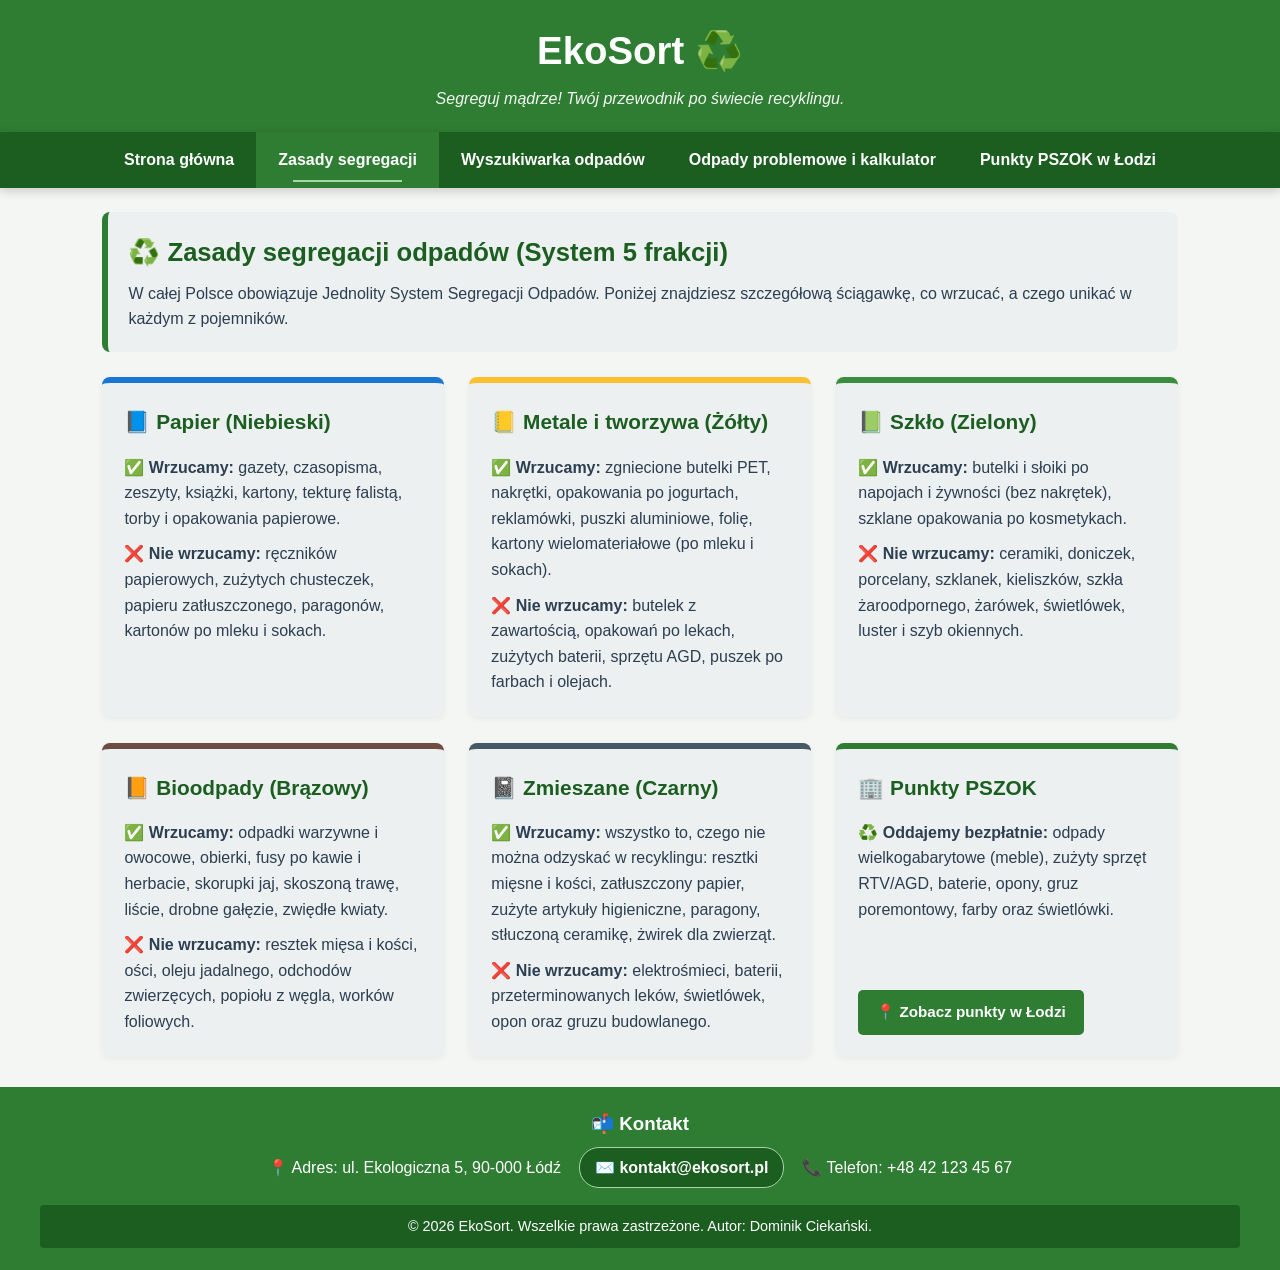
<file: segregacja.html>
<!DOCTYPE html>
<html lang="pl">
<head>
    <meta charset="UTF-8">
    <meta name="viewport" content="width=device-width, initial-scale=1.0">
    <title>Zasady segregacji - EkoSort</title>
    <meta name="author" content="Dominik Ciekański">
    <meta name="description" content="Poznaj zasady segregacji odpadów na 5 frakcji: papier, plastik i metale, szkło, bio oraz zmieszane.">
    <meta name="keywords" content="zasady segregacji, 5 frakcji, kolory koszy, recykling">
    <link rel="stylesheet" href="https://cdn.jsdelivr.net/npm/bootstrap-icons@1.11.3/font/bootstrap-icons.min.css">
    <link rel="stylesheet" href="style.css">
</head>
<body>
    <header>
        <div class="content">
            <a href="index.html" class="logo">EkoSort ♻️</a>
            <p class="slogan">Segreguj mądrze! Twój przewodnik po świecie recyklingu.</p>
        </div>
    </header>

    <div class="sticky-nav-wrapper">
        <button id="menu-toggle" aria-label="Otwórz menu">
            <i class="bi bi-list"></i> Menu
        </button>

        <nav>
            <ul class="menu">
                <li><a href="index.html">Strona główna</a></li>
                <li><a href="segregacja.html" class="active-page">Zasady segregacji</a></li>
                <li><a href="wyszukiwarka.html">Wyszukiwarka odpadów</a></li>
                <li><a href="gdzie-wyrzucic.html">Odpady problemowe i kalkulator</a></li>
                <li><a href="punkty.html">Punkty PSZOK w Łodzi</a></li>
            </ul>
        </nav>
    </div>

    <main>
        <div class="subpage-intro">
            <h1>♻️ Zasady segregacji odpadów (System 5 frakcji)</h1>
            <p>W całej Polsce obowiązuje Jednolity System Segregacji Odpadów. Poniżej znajdziesz szczegółową ściągawkę, co wrzucać, a czego unikać w każdym z pojemników.</p>
        </div>

        <div class="content-blocks">
            <section class="kolumna bin-card bin-blue">
                <h2>📘 Papier (Niebieski)</h2>
                <p><strong>✅ Wrzucamy:</strong> gazety, czasopisma, zeszyty, książki, kartony, tekturę falistą, torby i opakowania papierowe.</p>
                <p><strong>❌ Nie wrzucamy:</strong> ręczników papierowych, zużytych chusteczek, papieru zatłuszczonego, paragonów, kartonów po mleku i sokach.</p>
            </section>

            <section class="kolumna bin-card bin-yellow">
                <h2>📒 Metale i tworzywa (Żółty)</h2>
                <p><strong>✅ Wrzucamy:</strong> zgniecione butelki PET, nakrętki, opakowania po jogurtach, reklamówki, puszki aluminiowe, folię, kartony wielomateriałowe (po mleku i sokach).</p>
                <p><strong>❌ Nie wrzucamy:</strong> butelek z zawartością, opakowań po lekach, zużytych baterii, sprzętu AGD, puszek po farbach i olejach.</p>
            </section>

            <section class="kolumna bin-card bin-green">
                <h2>📗 Szkło (Zielony)</h2>
                <p><strong>✅ Wrzucamy:</strong> butelki i słoiki po napojach i żywności (bez nakrętek), szklane opakowania po kosmetykach.</p>
                <p><strong>❌ Nie wrzucamy:</strong> ceramiki, doniczek, porcelany, szklanek, kieliszków, szkła żaroodpornego, żarówek, świetlówek, luster i szyb okiennych.</p>
            </section>
        </div>

        <div class="content-blocks">
            <section class="kolumna bin-card bin-brown">
                <h2>📙 Bioodpady (Brązowy)</h2>
                <p><strong>✅ Wrzucamy:</strong> odpadki warzywne i owocowe, obierki, fusy po kawie i herbacie, skorupki jaj, skoszoną trawę, liście, drobne gałęzie, zwiędłe kwiaty.</p>
                <p><strong>❌ Nie wrzucamy:</strong> resztek mięsa i kości, ości, oleju jadalnego, odchodów zwierzęcych, popiołu z węgla, worków foliowych.</p>
            </section>

            <section class="kolumna bin-card bin-black">
                <h2>📓 Zmieszane (Czarny)</h2>
                <p><strong>✅ Wrzucamy:</strong> wszystko to, czego nie można odzyskać w recyklingu: resztki mięsne i kości, zatłuszczony papier, zużyte artykuły higieniczne, paragony, stłuczoną ceramikę, żwirek dla zwierząt.</p>
                <p><strong>❌ Nie wrzucamy:</strong> elektrośmieci, baterii, przeterminowanych leków, świetlówek, opon oraz gruzu budowlanego.</p>
            </section>

            <section class="kolumna bin-card bin-pszok">
                <h2>🏢 Punkty PSZOK</h2>
                <p><strong>♻️ Oddajemy bezpłatnie:</strong> odpady wielkogabarytowe (meble), zużyty sprzęt RTV/AGD, baterie, opony, gruz poremontowy, farby oraz świetlówki.</p>
                <a href="punkty.html" class="btn-more">📍 Zobacz punkty w Łodzi</a>
            </section>
        </div>
    </main>

    <footer>
        <div class="content footer-content">
            <h3>📬 Kontakt</h3>
            <ul>
                <li>📍 Adres: ul. Ekologiczna 5, 90-000 Łódź</li>
                <li>
                    <a href="mailto:kontakt@ekosort.pl?subject=Pytanie%20dotyczace%20segregacji%20odpadow" class="footer-mail-link">
                        ✉️ kontakt@ekosort.pl
                    </a>
                </li>
                <li>📞 Telefon: +48 42 123 45 67</li>
            </ul>
        </div>
        <div class="copyright">
            <p>&#169; 2026 EkoSort. Wszelkie prawa zastrzeżone. Autor: Dominik Ciekański.</p>
        </div>
    </footer>

    <script>
        const hamburger = document.querySelector('#menu-toggle');
        const menu = document.querySelector('.menu');

        hamburger.addEventListener('click', () => {
            menu.classList.toggle('active');
        });
    </script>
</body>
</html>
</file>
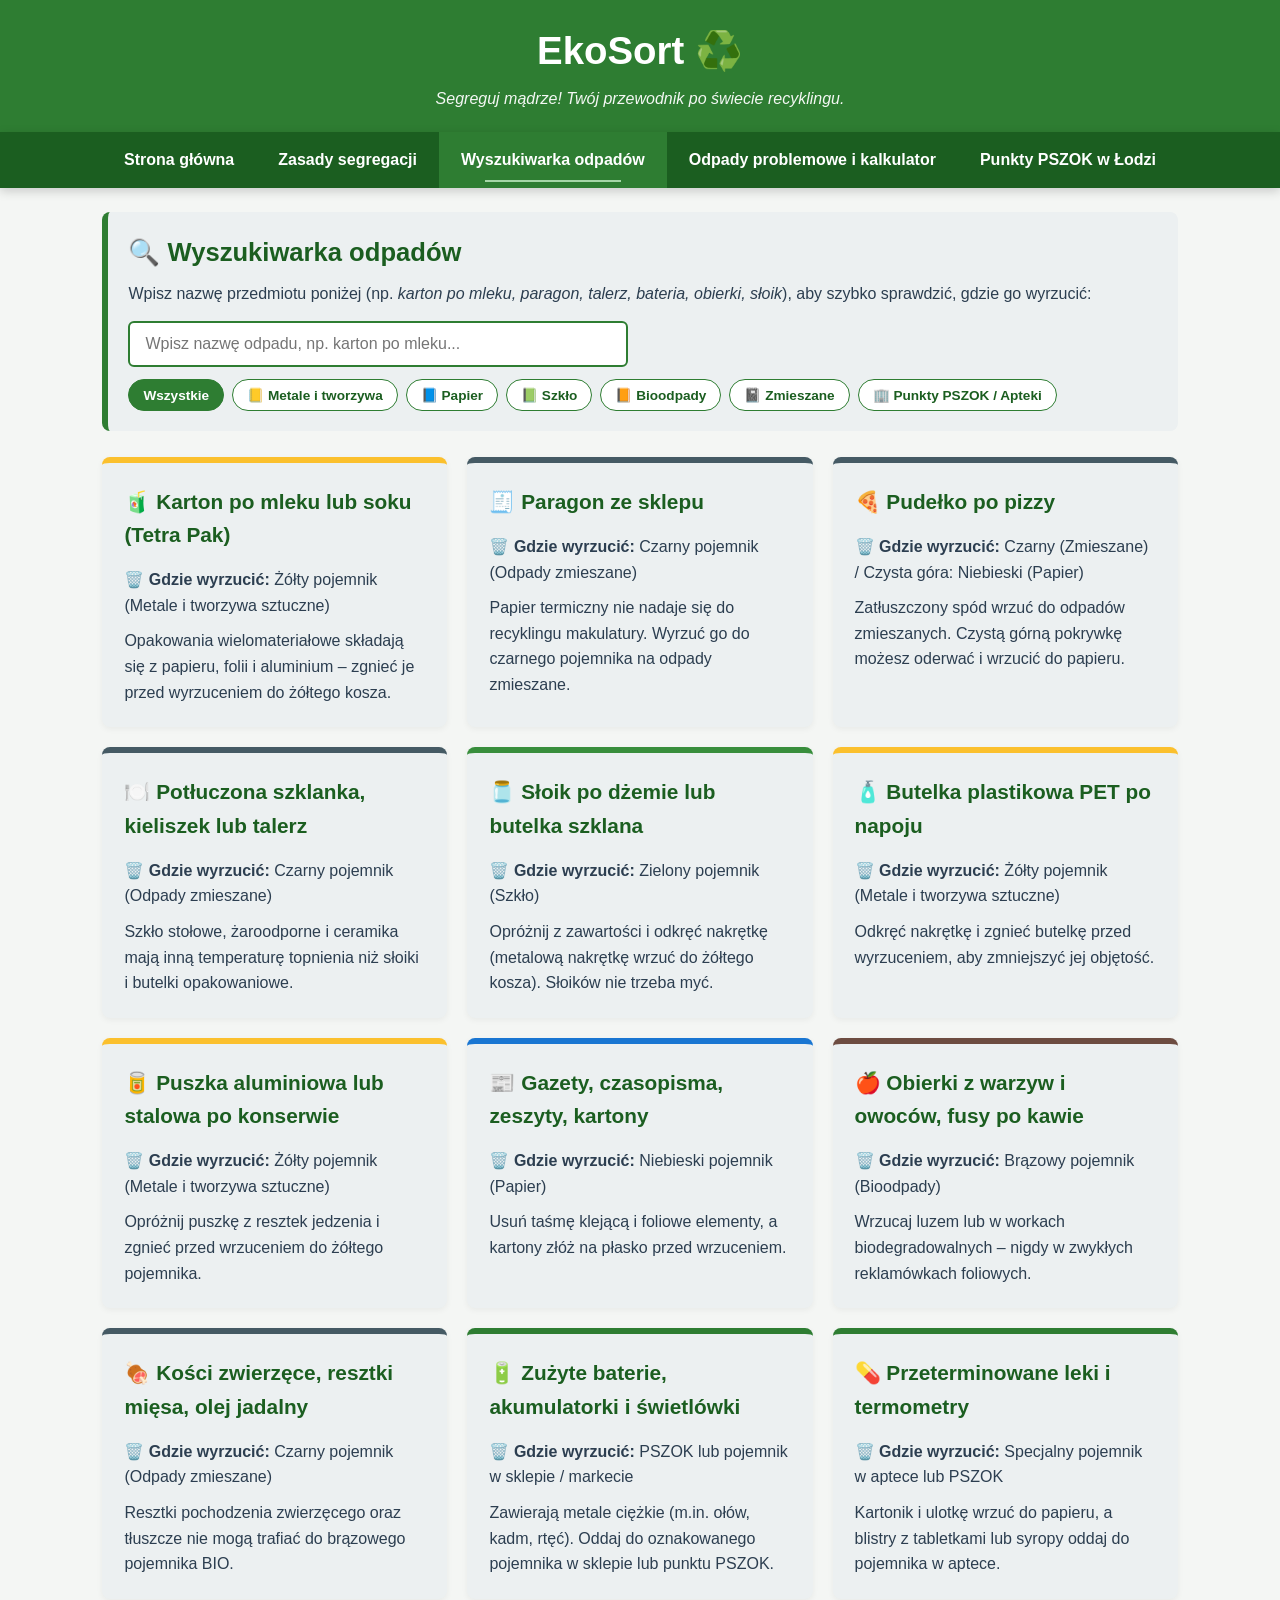
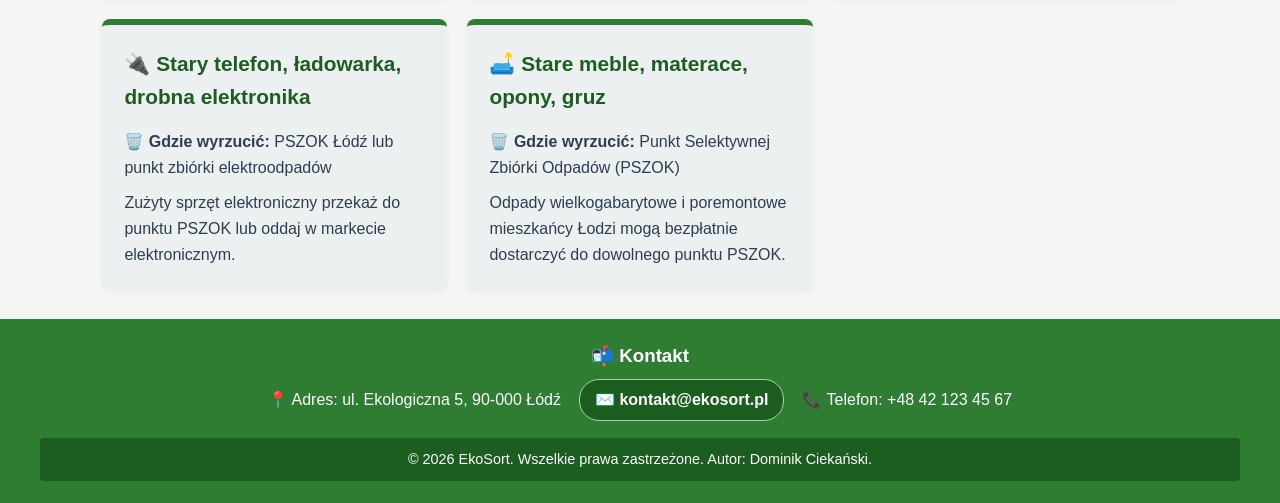
<file: wyszukiwarka.html>
<!DOCTYPE html>
<html lang="pl">
<head>
    <meta charset="UTF-8">
    <meta name="viewport" content="width=device-width, initial-scale=1.0">
    <title>Wyszukiwarka odpadów - EkoSort</title>
    <meta name="author" content="Dominik Ciekański">
    <meta name="description" content="Wyszukiwarka odpadów EkoSort - sprawdź, do którego kosza wyrzucić nietypowe śmieci.">
    <meta name="keywords" content="wyszukiwarka odpadów, gdzie wyrzucić, segregacja śmieci">
    <link rel="stylesheet" href="https://cdn.jsdelivr.net/npm/bootstrap-icons@1.11.3/font/bootstrap-icons.min.css">
    <link rel="stylesheet" href="style.css">
</head>
<body>
    <header>
        <div class="content">
            <a href="index.html" class="logo">EkoSort ♻️</a>
            <p class="slogan">Segreguj mądrze! Twój przewodnik po świecie recyklingu.</p>
        </div>
    </header>

    <div class="sticky-nav-wrapper">
        <button id="menu-toggle" aria-label="Otwórz menu">
            <i class="bi bi-list"></i> Menu
        </button>

        <nav>
            <ul class="menu">
                <li><a href="index.html">Strona główna</a></li>
                <li><a href="segregacja.html">Zasady segregacji</a></li>
                <li><a href="wyszukiwarka.html" class="active-page">Wyszukiwarka odpadów</a></li>
                <li><a href="gdzie-wyrzucic.html">Odpady problemowe i kalkulator</a></li>
                <li><a href="punkty.html">Punkty PSZOK w Łodzi</a></li>
            </ul>
        </nav>
    </div>

    <main>
        <div class="subpage-intro">
            <h1>🔍 Wyszukiwarka odpadów</h1>
            <p>Wpisz nazwę przedmiotu poniżej (np. <em>karton po mleku, paragon, talerz, bateria, obierki, słoik</em>), aby szybko sprawdzić, gdzie go wyrzucić:</p>

            <div class="search-box">
                <input type="text" id="waste-input" placeholder="Wpisz nazwę odpadu, np. karton po mleku...">
            </div>

            <div class="filtry-kategorii">
                <button class="filtr-btn aktywny" data-kat="wszystkie" type="button">Wszystkie</button>
                <button class="filtr-btn" data-kat="zolty" type="button">📒 Metale i tworzywa</button>
                <button class="filtr-btn" data-kat="niebieski" type="button">📘 Papier</button>
                <button class="filtr-btn" data-kat="zielony" type="button">📗 Szkło</button>
                <button class="filtr-btn" data-kat="brazowy" type="button">📙 Bioodpady</button>
                <button class="filtr-btn" data-kat="czarny" type="button">📓 Zmieszane</button>
                <button class="filtr-btn" data-kat="pszok" type="button">🏢 Punkty PSZOK / Apteki</button>
            </div>
        </div>

        <div class="waste-grid" id="waste-results"></div>
    </main>

    <footer>
        <div class="content footer-content">
            <h3>📬 Kontakt</h3>
            <ul>
                <li>📍 Adres: ul. Ekologiczna 5, 90-000 Łódź</li>
                <li>
                    <a href="mailto:kontakt@ekosort.pl?subject=Pytanie%20dotyczace%20segregacji%20odpadow" class="footer-mail-link">
                        ✉️ kontakt@ekosort.pl
                    </a>
                </li>
                <li>📞 Telefon: +48 42 123 45 67</li>
            </ul>
        </div>
        <div class="copyright">
            <p>&#169; 2026 EkoSort. Wszelkie prawa zastrzeżone. Autor: Dominik Ciekański.</p>
        </div>
    </footer>

    <script>
        const hamburger = document.querySelector('#menu-toggle');
        const menu = document.querySelector('.menu');
        hamburger.addEventListener('click', () => menu.classList.toggle('active'));

        const wasteResults = document.querySelector('#waste-results');
        const searchInput = document.querySelector('#waste-input');
        const filterBtns = document.querySelectorAll('.filtr-btn');

        const daneZapasoweOdpady = [
  {
    "id": 1,
    "nazwa": "🧃 Karton po mleku lub soku (Tetra Pak)",
    "kosz": "Żółty pojemnik (Metale i tworzywa sztuczne)",
    "kategoria": "zolty",
    "opis": "Opakowania wielomateriałowe składają się z papieru, folii i aluminium – zgnieć je przed wyrzuceniem do żółtego kosza."
  },
  {
    "id": 2,
    "nazwa": "🧾 Paragon ze sklepu",
    "kosz": "Czarny pojemnik (Odpady zmieszane)",
    "kategoria": "czarny",
    "opis": "Papier termiczny nie nadaje się do recyklingu makulatury. Wyrzuć go do czarnego pojemnika na odpady zmieszane."
  },
  {
    "id": 3,
    "nazwa": "🍕 Pudełko po pizzy",
    "kosz": "Czarny (Zmieszane) / Czysta góra: Niebieski (Papier)",
    "kategoria": "czarny",
    "opis": "Zatłuszczony spód wrzuć do odpadów zmieszanych. Czystą górną pokrywkę możesz oderwać i wrzucić do papieru."
  },
  {
    "id": 4,
    "nazwa": "🍽️ Potłuczona szklanka, kieliszek lub talerz",
    "kosz": "Czarny pojemnik (Odpady zmieszane)",
    "kategoria": "czarny",
    "opis": "Szkło stołowe, żaroodporne i ceramika mają inną temperaturę topnienia niż słoiki i butelki opakowaniowe."
  },
  {
    "id": 5,
    "nazwa": "🫙 Słoik po dżemie lub butelka szklana",
    "kosz": "Zielony pojemnik (Szkło)",
    "kategoria": "zielony",
    "opis": "Opróżnij z zawartości i odkręć nakrętkę (metalową nakrętkę wrzuć do żółtego kosza). Słoików nie trzeba myć."
  },
  {
    "id": 6,
    "nazwa": "🧴 Butelka plastikowa PET po napoju",
    "kosz": "Żółty pojemnik (Metale i tworzywa sztuczne)",
    "kategoria": "zolty",
    "opis": "Odkręć nakrętkę i zgnieć butelkę przed wyrzuceniem, aby zmniejszyć jej objętość."
  },
  {
    "id": 7,
    "nazwa": "🥫 Puszka aluminiowa lub stalowa po konserwie",
    "kosz": "Żółty pojemnik (Metale i tworzywa sztuczne)",
    "kategoria": "zolty",
    "opis": "Opróżnij puszkę z resztek jedzenia i zgnieć przed wrzuceniem do żółtego pojemnika."
  },
  {
    "id": 8,
    "nazwa": "📰 Gazety, czasopisma, zeszyty, kartony",
    "kosz": "Niebieski pojemnik (Papier)",
    "kategoria": "niebieski",
    "opis": "Usuń taśmę klejącą i foliowe elementy, a kartony złóż na płasko przed wrzuceniem."
  },
  {
    "id": 9,
    "nazwa": "🍎 Obierki z warzyw i owoców, fusy po kawie",
    "kosz": "Brązowy pojemnik (Bioodpady)",
    "kategoria": "brazowy",
    "opis": "Wrzucaj luzem lub w workach biodegradowalnych – nigdy w zwykłych reklamówkach foliowych."
  },
  {
    "id": 10,
    "nazwa": "🍖 Kości zwierzęce, resztki mięsa, olej jadalny",
    "kosz": "Czarny pojemnik (Odpady zmieszane)",
    "kategoria": "czarny",
    "opis": "Resztki pochodzenia zwierzęcego oraz tłuszcze nie mogą trafiać do brązowego pojemnika BIO."
  },
  {
    "id": 11,
    "nazwa": "🔋 Zużyte baterie, akumulatorki i świetlówki",
    "kosz": "PSZOK lub pojemnik w sklepie / markecie",
    "kategoria": "pszok",
    "opis": "Zawierają metale ciężkie (m.in. ołów, kadm, rtęć). Oddaj do oznakowanego pojemnika w sklepie lub punktu PSZOK."
  },
  {
    "id": 12,
    "nazwa": "💊 Przeterminowane leki i termometry",
    "kosz": "Specjalny pojemnik w aptece lub PSZOK",
    "kategoria": "pszok",
    "opis": "Kartonik i ulotkę wrzuć do papieru, a blistry z tabletkami lub syropy oddaj do pojemnika w aptece."
  },
  {
    "id": 13,
    "nazwa": "🔌 Stary telefon, ładowarka, drobna elektronika",
    "kosz": "PSZOK Łódź lub punkt zbiórki elektroodpadów",
    "kategoria": "pszok",
    "opis": "Zużyty sprzęt elektroniczny przekaż do punktu PSZOK lub oddaj w markecie elektronicznym."
  },
  {
    "id": 14,
    "nazwa": "🛋️ Stare meble, materace, opony, gruz",
    "kosz": "Punkt Selektywnej Zbiórki Odpadów (PSZOK)",
    "kategoria": "pszok",
    "opis": "Odpady wielkogabarytowe i poremontowe mieszkańcy Łodzi mogą bezpłatnie dostarczyć do dowolnego punktu PSZOK."
  }
];

        let wszystkieOdpady = [];
        let aktywnaKategoria = 'wszystkie';

        function wyswietlOdpady() {
            const fraza = searchInput.value.toLowerCase().trim();

            const przefiltrowane = wszystkieOdpady.filter(item => {
                const pasujeKategoria = aktywnaKategoria === 'wszystkie' || item.kategoria === aktywnaKategoria;
                const pasujeTekst = item.nazwa.toLowerCase().includes(fraza) ||
                                    item.kosz.toLowerCase().includes(fraza) ||
                                    item.opis.toLowerCase().includes(fraza);
                return pasujeKategoria && pasujeTekst;
            });

            if (przefiltrowane.length === 0) {
                wasteResults.innerHTML = '<section class="kolumna"><p>Nie znaleziono odpadu pasującego do wpisanej frazy.</p></section>';
                return;
            }

            wasteResults.innerHTML = przefiltrowane.map(item => `
                <section class="kolumna kategoria-${item.kategoria}">
                    <h2>${item.nazwa}</h2>
                    <p><strong>🗑️ Gdzie wyrzucić:</strong> ${item.kosz}</p>
                    <p>${item.opis}</p>
                </section>
            `).join('');
        }

        fetch("assets/data/odpady.json")
            .then(response => {
                if (!response.ok) throw new Error("Błąd HTTP");
                return response.json();
            })
            .then(odpady => {
                wszystkieOdpady = odpady;
                wyswietlOdpady();
            })
            .catch(() => {
                wszystkieOdpady = daneZapasoweOdpady;
                wyswietlOdpady();
            });

        searchInput.addEventListener('input', wyswietlOdpady);

        filterBtns.forEach(btn => {
            btn.addEventListener('click', () => {
                filterBtns.forEach(b => b.classList.remove('aktywny'));
                btn.classList.add('aktywny');
                aktywnaKategoria = btn.getAttribute('data-kat');
                wyswietlOdpady();
            });
        });
    </script>
</body>
</html>
</file>
<file: style.css>
/* style.css - Arkusz stylów dla portalu EkoSort Łódź */

/* 1. RESET */
* {
    margin: 0;
    padding: 0;
    box-sizing: border-box;
}

html {
    min-height: 100%;
    scroll-behavior: smooth;
}

/* 2. BODY */
body {
    font-family: Arial, Helvetica, sans-serif;
    min-height: 100vh;
    display: flex;
    flex-direction: column;
    line-height: 1.6;
    background-color: #f4f6f4;
    color: #2c3e50;
}

/* 3. NAGŁÓWEK */
header {
    background-color: #2e7d32;
    color: white;
    padding: 20px;
    text-align: center;
}

header .content {
    max-width: 1200px;
    margin: 0 auto;
}

.logo {
    font-size: 2.4rem;
    font-weight: bold;
    color: white;
    text-decoration: none;
}

.slogan {
    margin-top: 5px;
    font-style: italic;
    opacity: 0.95;
}

/* 4. STICKY MENU I HAMBURGER */
.sticky-nav-wrapper {
    position: sticky;
    top: 0;
    z-index: 1000;
    background-color: #1b5e20;
    box-shadow: 0 3px 10px rgba(0, 0, 0, 0.18);
}

#menu-toggle {
    display: none;
    justify-content: center;
    align-items: center;
    gap: 8px;
    width: 100%;
    padding: 15px;
    border: none;
    background-color: #1b5e20;
    color: white;
    font-size: 1.05rem;
    font-weight: bold;
    cursor: pointer;
    transition: background-color 0.3s ease;
}

#menu-toggle i {
    font-size: 2rem;
    color: white;
    line-height: 1;
    transition: transform 0.3s ease;
}

#menu-toggle:hover {
    background-color: #2e7d32;
}

#menu-toggle:hover i {
    transform: rotate(90deg);
}

nav {
    background-color: #1b5e20;
}

nav ul,
.menu {
    list-style: none;
    display: flex;
    justify-content: center;
    align-items: center;
    flex-wrap: wrap;
    max-width: 1200px;
    margin: 0 auto;
}

nav li {
    margin: 0;
    position: relative;
}

nav a {
    display: block;
    padding: 15px 22px;
    color: white;
    text-decoration: none;
    font-weight: bold;
    position: relative;
    transition: all 0.3s ease;
}

nav a.active-page {
    background-color: #2e7d32;
}

/* Pseudoelement ::after - animowane podkreślenie odnośników w menu (Ćwiczenie 6) */
.menu > li > a::after {
    content: "";
    position: absolute;
    left: 20%;
    bottom: 6px;
    width: 0;
    height: 2px;
    background-color: #a5d6a7;
    transition: width 0.3s ease;
}

.menu > li > a:hover::after,
.menu > li > a.active-page::after {
    width: 60%;
}

@media (hover: hover) {
    .menu > li > a:hover {
        background-color: #388e3c;
        transform: scale(1.03);
    }
}

/* 5. PSEUDOELEMENTY W TEKŚCIE I LISTACH (::before i ::after - Ćwiczenie 6) */
.termin {
    font-weight: 600;
    color: #1b5e20;
}

.termin::before {
    content: "🌿 ";
}

.termin::after {
    content: "";
}

.eko-lista {
    list-style: none;
    margin: 10px 0;
}

.eko-lista li {
    position: relative;
    padding-left: 28px;
    margin-bottom: 8px;
}

.eko-lista li::before {
    content: "♻️";
    position: absolute;
    left: 0;
    top: 0;
}

/* 6. GŁÓWNA ZAWARTOŚĆ (MAIN) I KOLUMNY */
main {
    flex: 1;
    display: flex;
    flex-direction: column;
    gap: clamp(1rem, 2vw, 2.2rem);
    padding-left: 8%;
    padding-right: 8%;
    padding-top: 24px;
    padding-bottom: 30px;
    max-width: 1400px;
    width: 100%;
    margin: 0 auto;
}

.banner {
    width: 100%;
}

.banner img {
    display: block;
    width: 100%;
    max-height: 350px;
    object-fit: cover;
    border-radius: 8px;
    box-shadow: 0 4px 10px rgba(0, 0, 0, 0.1);
}

.content-blocks {
    display: flex;
    gap: clamp(1rem, 2vw, 2rem);
    width: 100%;
}

.kolumna {
    flex: 1;
    background-color: #ecf0f1;
    padding: 22px;
    border-radius: 8px;
    display: flex;
    flex-direction: column;
    gap: 10px;
    box-shadow: 0 2px 6px rgba(0, 0, 0, 0.05);
    border-top: 4px solid #2e7d32;
}

.kolumna h2 {
    color: #1b5e20;
    margin-bottom: 6px;
    font-size: 1.3rem;
}

.kolumna img {
    width: 100%;
    height: auto;
    border-radius: 6px;
}

.btn-more {
    display: inline-block;
    margin-top: auto;
    align-self: flex-start;
    padding: 10px 18px;
    background-color: #2e7d32;
    color: white;
    text-decoration: none;
    border: none;
    border-radius: 5px;
    font-weight: bold;
    cursor: pointer;
    font-size: 0.95rem;
    transition: background-color 0.3s ease, transform 0.2s ease;
}

.btn-more:hover {
    background-color: #1b5e20;
    transform: translateY(-2px);
}

/* 7. GALERIA ŹLE WYRZUCANYCH ODPADÓW (Ćwiczenie 6: overflow + animacja CSS) */
.sekcja-galerii {
    background-color: #ecf0f1;
    padding: 22px;
    border-radius: 8px;
    border-top: 4px solid #2e7d32;
    box-shadow: 0 2px 6px rgba(0, 0, 0, 0.05);
}

.sekcja-galerii h2 {
    color: #1b5e20;
    margin-bottom: 6px;
    font-size: 1.35rem;
}

.galeria {
    overflow: hidden;
    width: 100%;
    border: 2px solid #cfd8dc;
    border-radius: 8px;
    background-color: #ffffff;
    padding: 16px 0;
    margin-top: 12px;
}

.tor {
    display: flex;
    gap: 20px;
    width: max-content;
    padding: 0 16px;
    animation: przesuwanie 20s linear infinite;
}

.tor:hover {
    animation-duration: 7s;
}

.karta-galerii {
    width: 260px;
    flex-shrink: 0;
    background-color: #f8faf8;
    border: 1px solid #dce4dc;
    border-radius: 8px;
    overflow: hidden;
    transition: transform 0.3s ease, box-shadow 0.3s ease;
}

.karta-galerii:hover {
    transform: scale(1.04);
    box-shadow: 0 5px 14px rgba(0, 0, 0, 0.12);
}

.tor img {
    width: 260px;
    height: 155px;
    object-fit: cover;
    display: block;
    background-color: #e4eee6;
}

.karta-galerii-opis {
    padding: 12px;
}

.karta-galerii-opis h3 {
    font-size: 1rem;
    color: #1b5e20;
    margin-bottom: 5px;
}

.karta-galerii-opis p {
    font-size: 0.86rem;
    color: #455a64;
}

@keyframes przesuwanie {
    from {
        transform: translateX(0);
    }
    to {
        transform: translateX(-560px);
    }
}

/* 8. FORMULARZ I JEDEN KALKULATOR (Równe pola w jednej linii) */
.form-grid {
    display: grid;
    grid-template-columns: repeat(auto-fit, minmax(220px, 1fr));
    gap: 16px;
    margin-top: 14px;
    align-items: end;
}

.form-pole {
    display: flex;
    flex-direction: column;
    justify-content: flex-end;
    gap: 6px;
}

.form-pole label {
    font-weight: bold;
    font-size: 0.9rem;
    color: #1b5e20;
    min-height: 2.5em;
    display: flex;
    align-items: flex-end;
    line-height: 1.25;
}

.form-pole input,
.form-pole select,
.form-pole textarea {
    width: 100%;
    height: 42px;
    padding: 8px 12px;
    border: 1px solid #b0bec5;
    border-radius: 6px;
    font-size: 0.95rem;
    font-family: inherit;
    background-color: #ffffff;
}

.form-pole textarea {
    height: auto;
    padding: 10px 12px;
}

.form-pole input:focus,
.form-pole select:focus,
.form-pole textarea:focus {
    outline: none;
    border-color: #2e7d32;
    box-shadow: 0 0 5px rgba(46, 125, 50, 0.3);
}

.wynik-box {
    margin-top: 16px;
    padding: 16px;
    background-color: #e8f5e9;
    border-left: 5px solid #2e7d32;
    border-radius: 6px;
}

/* 9. PODSTRONY I KOLORY POJEMNIKÓW */
.subpage-intro {
    background-color: #ecf0f1;
    padding: 20px;
    border-radius: 8px;
    border-left: 6px solid #2e7d32;
}

.subpage-intro h1 {
    color: #1b5e20;
    margin-bottom: 8px;
    font-size: 1.6rem;
}

.search-box {
    margin-top: 15px;
}

#waste-input {
    width: 100%;
    max-width: 500px;
    padding: 12px 15px;
    font-size: 1rem;
    border: 2px solid #2e7d32;
    border-radius: 6px;
    outline: none;
}

.filtry-kategorii {
    display: flex;
    gap: 8px;
    flex-wrap: wrap;
    margin-top: 12px;
}

.filtr-btn {
    padding: 7px 14px;
    border: 1px solid #2e7d32;
    background-color: white;
    color: #1b5e20;
    border-radius: 20px;
    cursor: pointer;
    font-weight: bold;
    font-size: 0.85rem;
    transition: all 0.2s;
}

.filtr-btn.aktywny,
.filtr-btn:hover {
    background-color: #2e7d32;
    color: white;
}

.bin-blue, .kategoria-niebieski { border-top: 6px solid #1976d2; }
.bin-yellow, .kategoria-zolty { border-top: 6px solid #fbc02d; }
.bin-green, .kategoria-zielony { border-top: 6px solid #388e3c; }
.bin-brown, .kategoria-brazowy { border-top: 6px solid #6d4c41; }
.bin-black, .kategoria-czarny { border-top: 6px solid #455a64; }
.bin-pszok, .kategoria-pszok { border-top: 6px solid #2e7d32; }

.waste-grid {
    display: grid;
    grid-template-columns: repeat(auto-fill, minmax(290px, 1fr));
    gap: 20px;
}

/* 10. ZMODERNIZOWANA PODSTRONA PUNKTY.HTML (Lista + Mapa + Karta podjeżdżająca pod mapę) */
.pszok-modern-layout {
    display: grid;
    grid-template-columns: 380px 1fr;
    gap: 24px;
    align-items: start;
}

.pszok-sidebar {
    background-color: #ecf0f1;
    padding: 22px;
    border-radius: 10px;
    border-top: 4px solid #2e7d32;
    box-shadow: 0 2px 8px rgba(0, 0, 0, 0.06);
    display: flex;
    flex-direction: column;
    gap: 12px;
}

.pszok-sidebar h2 {
    color: #1b5e20;
    font-size: 1.3rem;
}

.pszok-hint {
    font-size: 0.9rem;
    color: #455a64;
}

#listaParkow {
    list-style: none;
    background-color: #ffffff;
    border: 1px solid #cfd8dc;
    border-radius: 8px;
    padding: 8px;
    margin: 4px 0;
}

#listaParkow li {
    padding: 11px 12px;
    border-radius: 6px;
    transition: all 0.25s ease;
    border-bottom: 1px solid #f0f2f0;
    margin-bottom: 4px;
    font-size: 0.95rem;
}

#listaParkow li:last-child {
    margin-bottom: 0;
    border-bottom: none;
}

#listaParkow li::before {
    content: "📍 ";
}

#listaParkow li:hover {
    background-color: #dcefdc;
    padding-left: 16px;
}

.wybrany {
    background-color: darkgreen !important;
    color: white !important;
    font-weight: bold;
    box-shadow: 0 2px 8px rgba(0, 100, 0, 0.25);
}

.pszok-nav-buttons {
    display: flex;
    gap: 10px;
}

.pszok-nav-buttons .btn-more {
    flex: 1;
    text-align: center;
    justify-content: center;
    padding: 10px 12px;
    font-size: 0.9rem;
}

.pszok-zasady-box {
    margin-top: 8px;
    background-color: #ffffff;
    padding: 14px 16px;
    border-radius: 8px;
    border-left: 4px solid #2e7d32;
    font-size: 0.9rem;
}

.pszok-zasady-box h3 {
    font-size: 1rem;
    color: #1b5e20;
    margin-bottom: 6px;
}

.pszok-map-and-details {
    display: flex;
    flex-direction: column;
    gap: 18px;
}

.map-box {
    background-color: #ecf0f1;
    padding: 16px;
    border-radius: 10px;
    border-top: 4px solid #2e7d32;
    box-shadow: 0 2px 8px rgba(0, 0, 0, 0.06);
}

.map-header-bar {
    font-weight: bold;
    color: #1b5e20;
    margin-bottom: 10px;
    font-size: 1.05rem;
}

.map-container {
    width: 100%;
    overflow: hidden;
    border-radius: 8px;
    box-shadow: 0 3px 10px rgba(0, 0, 0, 0.1);
    border: 2px solid #ffffff;
    background-color: #e0e0e0;
}

.map-container iframe {
    display: block;
    width: 100%;
    height: 360px;
    border: none;
}

/* Karta wybranego PSZOK-u podjeżdżająca bezpośrednio pod mapę */
.pszok-active-card {
    background-color: #ffffff;
    border: 2px solid #2e7d32;
    border-radius: 10px;
    padding: 20px 24px;
    box-shadow: 0 6px 18px rgba(27, 94, 32, 0.12);
}

.animuj-podjazd {
    animation: podjedzPodMape 0.4s cubic-bezier(0.22, 1, 0.36, 1);
}

@keyframes podjedzPodMape {
    from {
        opacity: 0;
        transform: translateY(22px);
    }
    to {
        opacity: 1;
        transform: translateY(0);
    }
}

.pszok-active-header {
    display: flex;
    justify-content: space-between;
    align-items: center;
    flex-wrap: wrap;
    gap: 12px;
    padding-bottom: 14px;
    border-bottom: 1px solid #e0e6e0;
    margin-bottom: 14px;
}

.pszok-badge {
    display: inline-block;
    background-color: #e8f5e9;
    color: #1b5e20;
    font-size: 0.8rem;
    font-weight: bold;
    padding: 4px 10px;
    border-radius: 12px;
    margin-bottom: 4px;
}

.pszok-active-header h3 {
    color: #1b5e20;
    font-size: 1.35rem;
}

.pszok-active-grid {
    display: grid;
    grid-template-columns: repeat(auto-fit, minmax(200px, 1fr));
    gap: 14px;
}

.pszok-info-item {
    background-color: #f8faf8;
    padding: 12px 14px;
    border-radius: 8px;
    border: 1px solid #e2ebe2;
    display: flex;
    flex-direction: column;
    gap: 4px;
}

.pszok-info-item strong {
    color: #1b5e20;
    font-size: 0.88rem;
}

.pszok-info-full {
    grid-column: 1 / -1;
}

.pszok-overview-section {
    margin-top: 8px;
}

.overview-title {
    color: #1b5e20;
    margin-bottom: 14px;
    font-size: 1.4rem;
}

.punkty-page .content-blocks {
    display: grid;
    grid-template-columns: repeat(auto-fit, minmax(280px, 1fr));
    gap: 20px;
    width: 100%;
}

.karta-pszok-item {
    transition: transform 0.25s ease, box-shadow 0.25s ease, border-color 0.25s ease;
}

.karta-pszok-item.aktywna-karta-pszok {
    border-top-color: darkgreen;
    background-color: #e8f5e9;
    box-shadow: 0 4px 12px rgba(27, 94, 32, 0.15);
}

/* 11. INTERAKTYWNA STOPKA */
footer {
    background-color: #2e7d32;
    color: white;
    text-align: center;
    padding: clamp(12px, 2vw, 22px);
    margin-top: auto;
}

.footer-content {
    width: min(1200px, 92%);
    margin: 0 auto;
    text-align: center;
    padding-bottom: 12px;
}

.footer-content h3 {
    margin-bottom: 8px;
}

footer .content ul {
    list-style: none;
    padding: 0;
    display: flex;
    justify-content: center;
    align-items: center;
    flex-wrap: wrap;
    gap: 18px;
}

footer .content ul li {
    margin-bottom: 5px;
}

.footer-mail-link {
    display: inline-flex;
    align-items: center;
    gap: 6px;
    background-color: #1b5e20;
    color: #ffffff;
    padding: 7px 15px;
    border-radius: 20px;
    text-decoration: none;
    font-weight: bold;
    border: 1px solid #a5d6a7;
    transition: background-color 0.3s ease, transform 0.2s ease;
}

.footer-mail-link:hover {
    background-color: #388e3c;
    transform: scale(1.04);
}

footer .copyright {
    background-color: #1b5e20;
    text-align: center;
    padding: 10px;
    font-size: 0.9rem;
    border-radius: 4px;
    max-width: 1200px;
    margin: 0 auto;
}

/* 12. RESPONSYWNOŚĆ */
@media (max-width: 960px) {
    .pszok-modern-layout {
        grid-template-columns: 1fr;
    }
}

@media (max-width: 768px) {
    main {
        flex-direction: column;
        padding-left: 5%;
        padding-right: 5%;
    }

    .content-blocks {
        flex-direction: column;
    }

    #menu-toggle {
        display: flex;
    }

    .menu {
        display: none;
        flex-direction: column;
        width: 100%;
    }

    .menu.active {
        display: flex;
    }

    nav li {
        width: 100%;
        margin-bottom: 4px;
    }

    nav a {
        text-align: center;
        padding: 18px;
    }

    .logo {
        font-size: 2rem;
    }

    .punkty-page .content-blocks {
        grid-template-columns: 1fr;
    }

    .map-container iframe {
        height: 300px;
    }

    footer .content ul {
        flex-direction: column;
        gap: 8px;
    }
}

/* Blokada wyświetlania starego submenu */
.submenu { display: none !important; }
</file>
